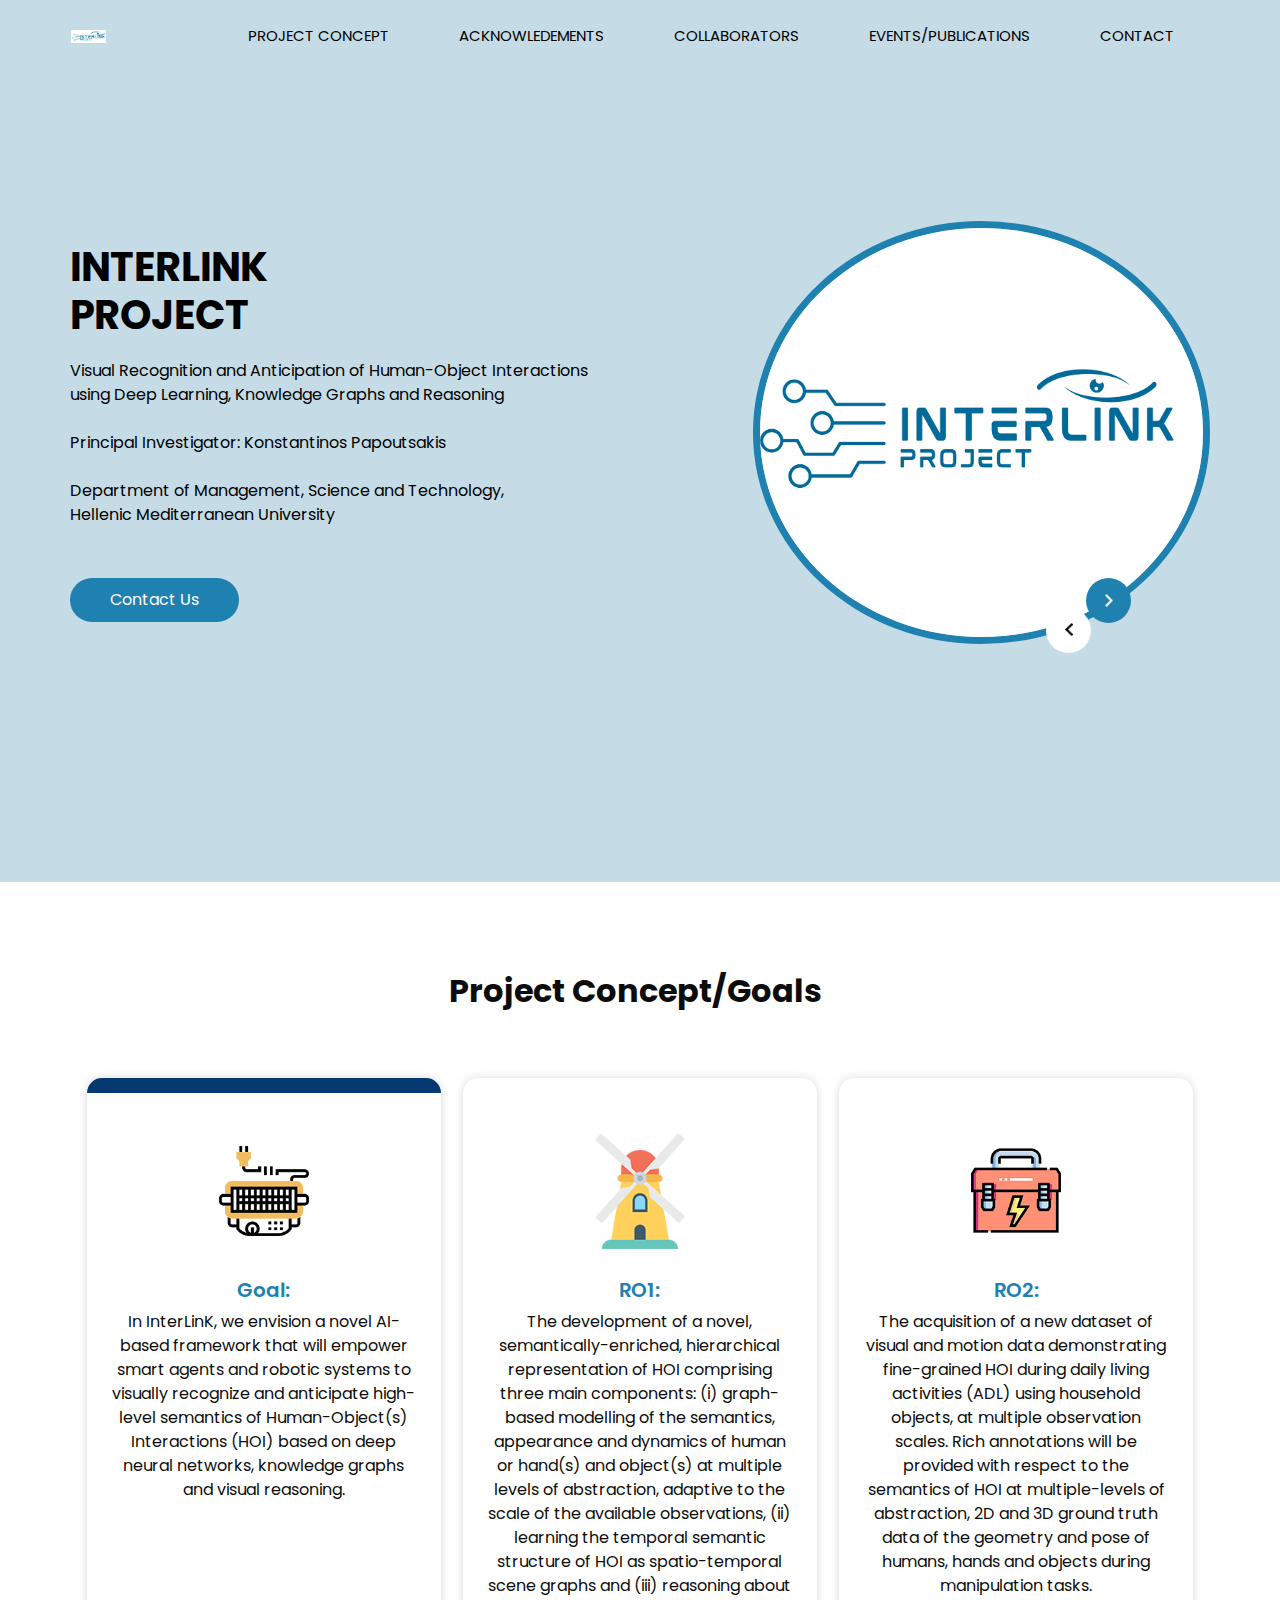
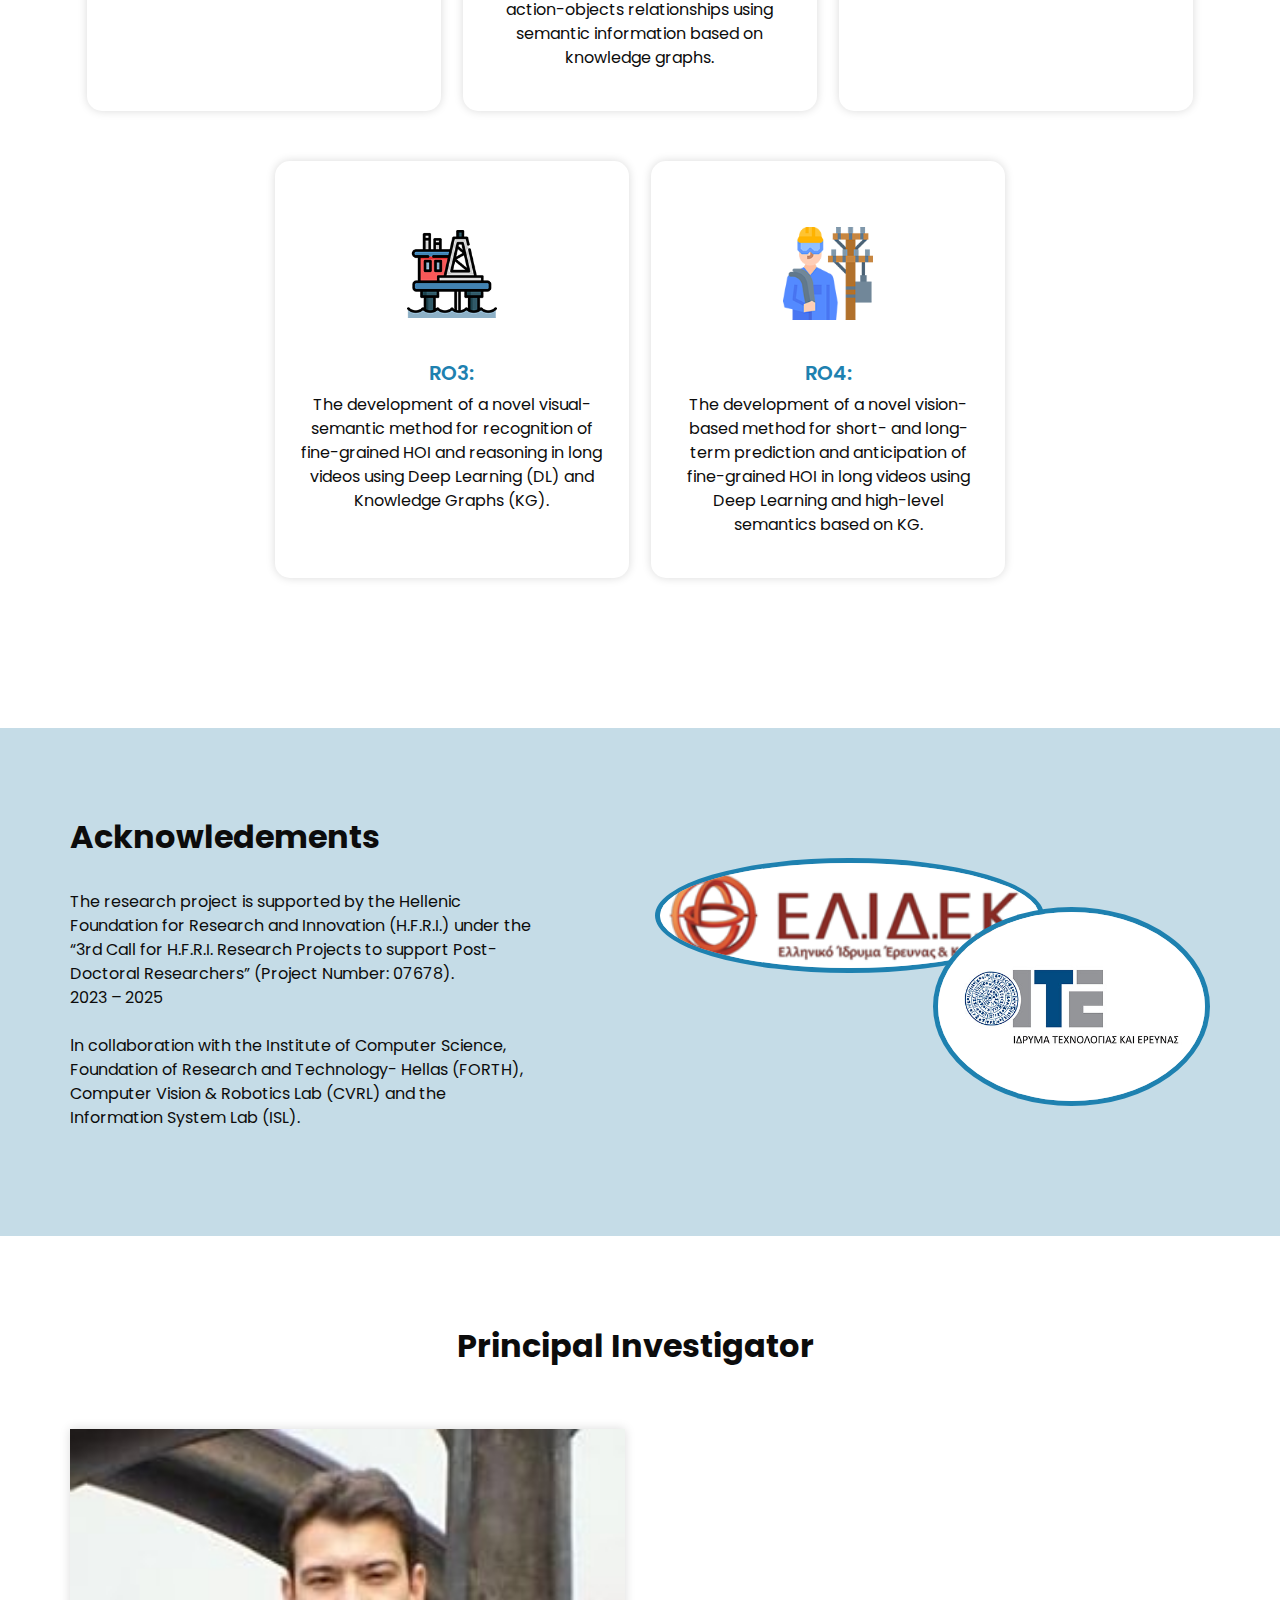
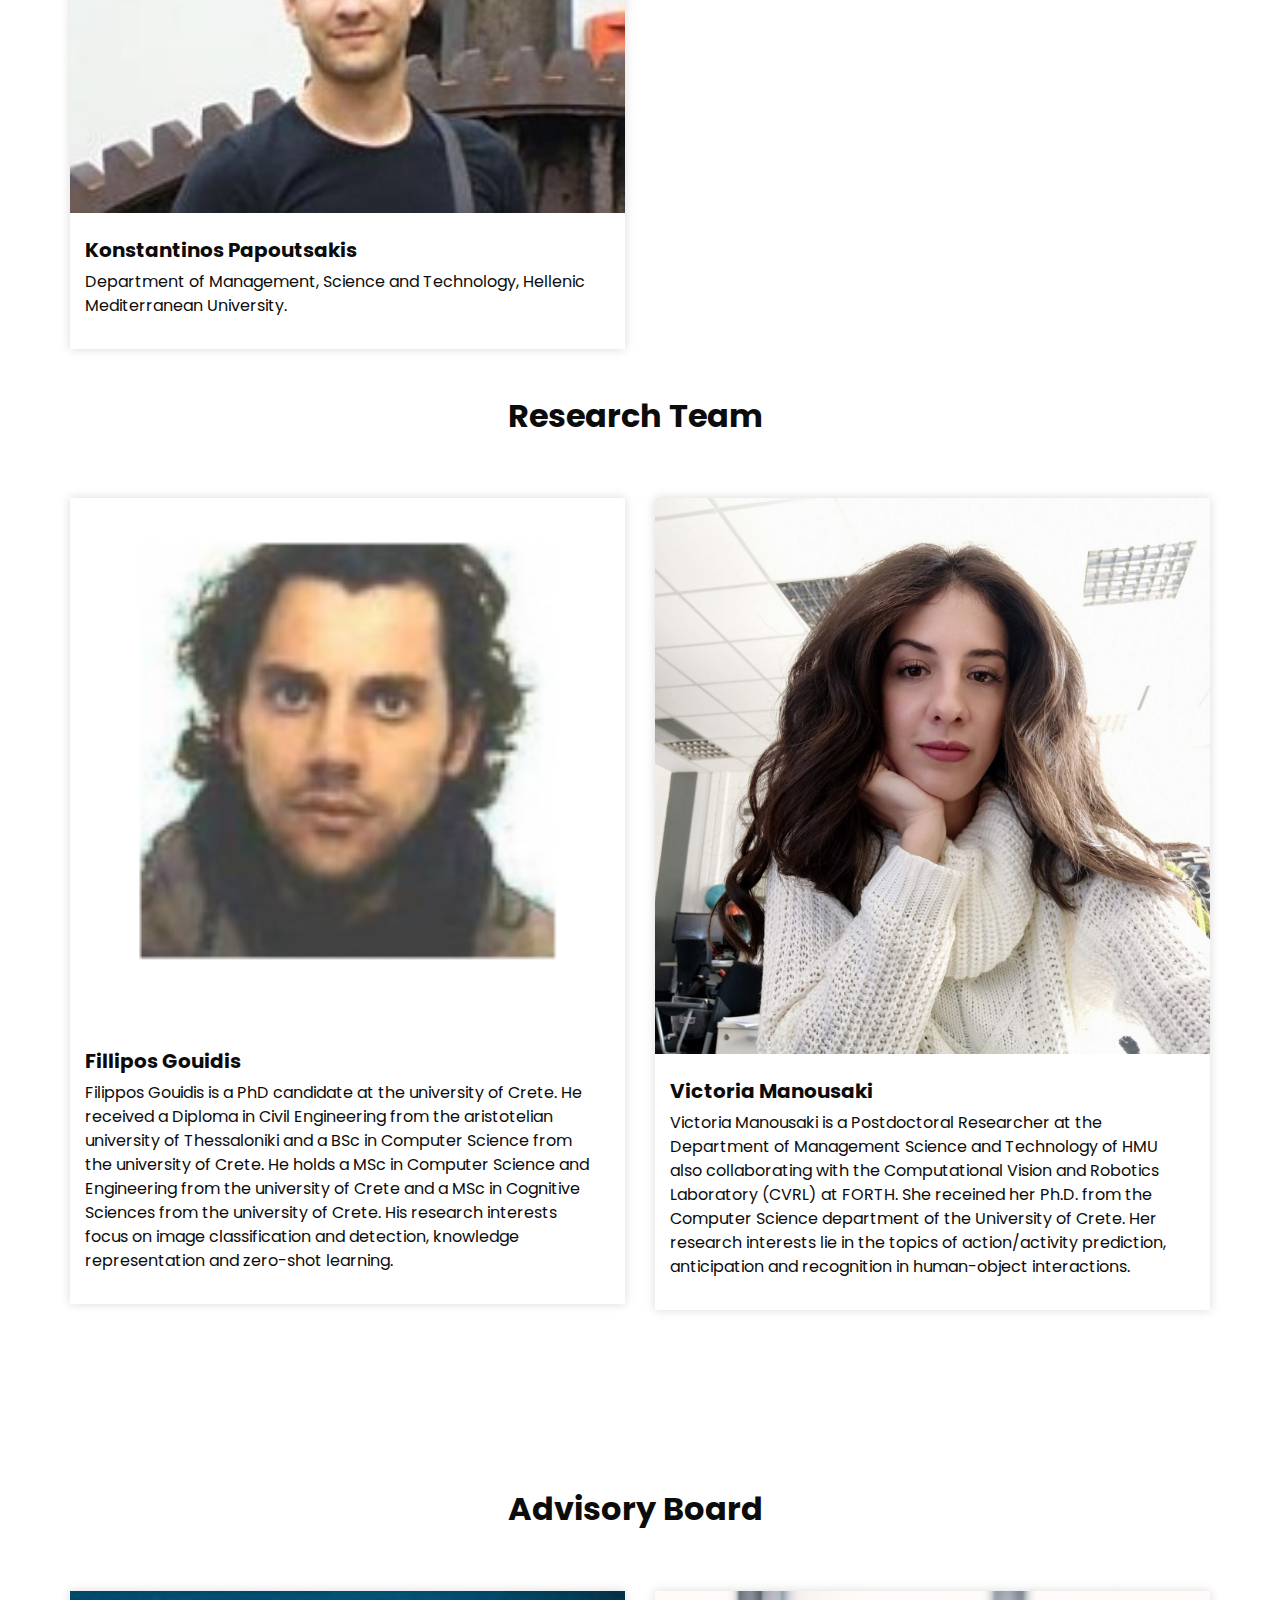
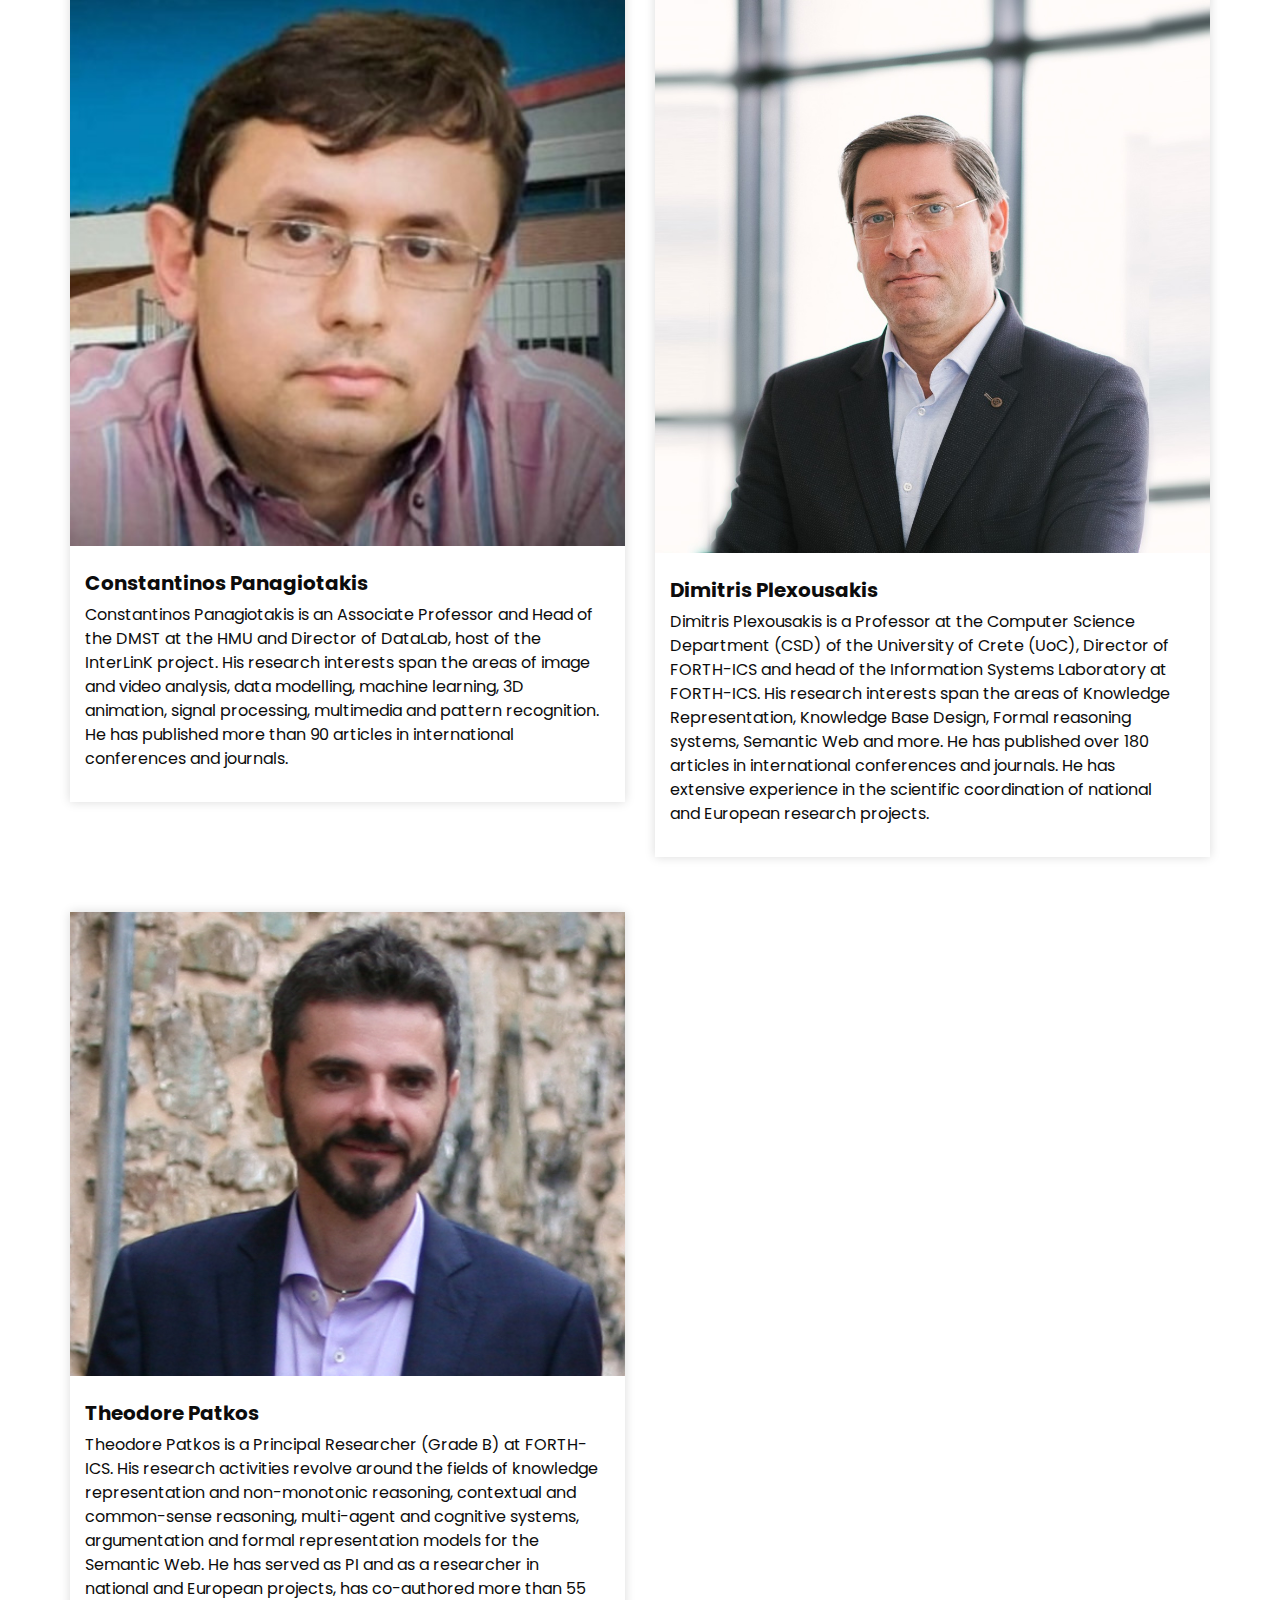
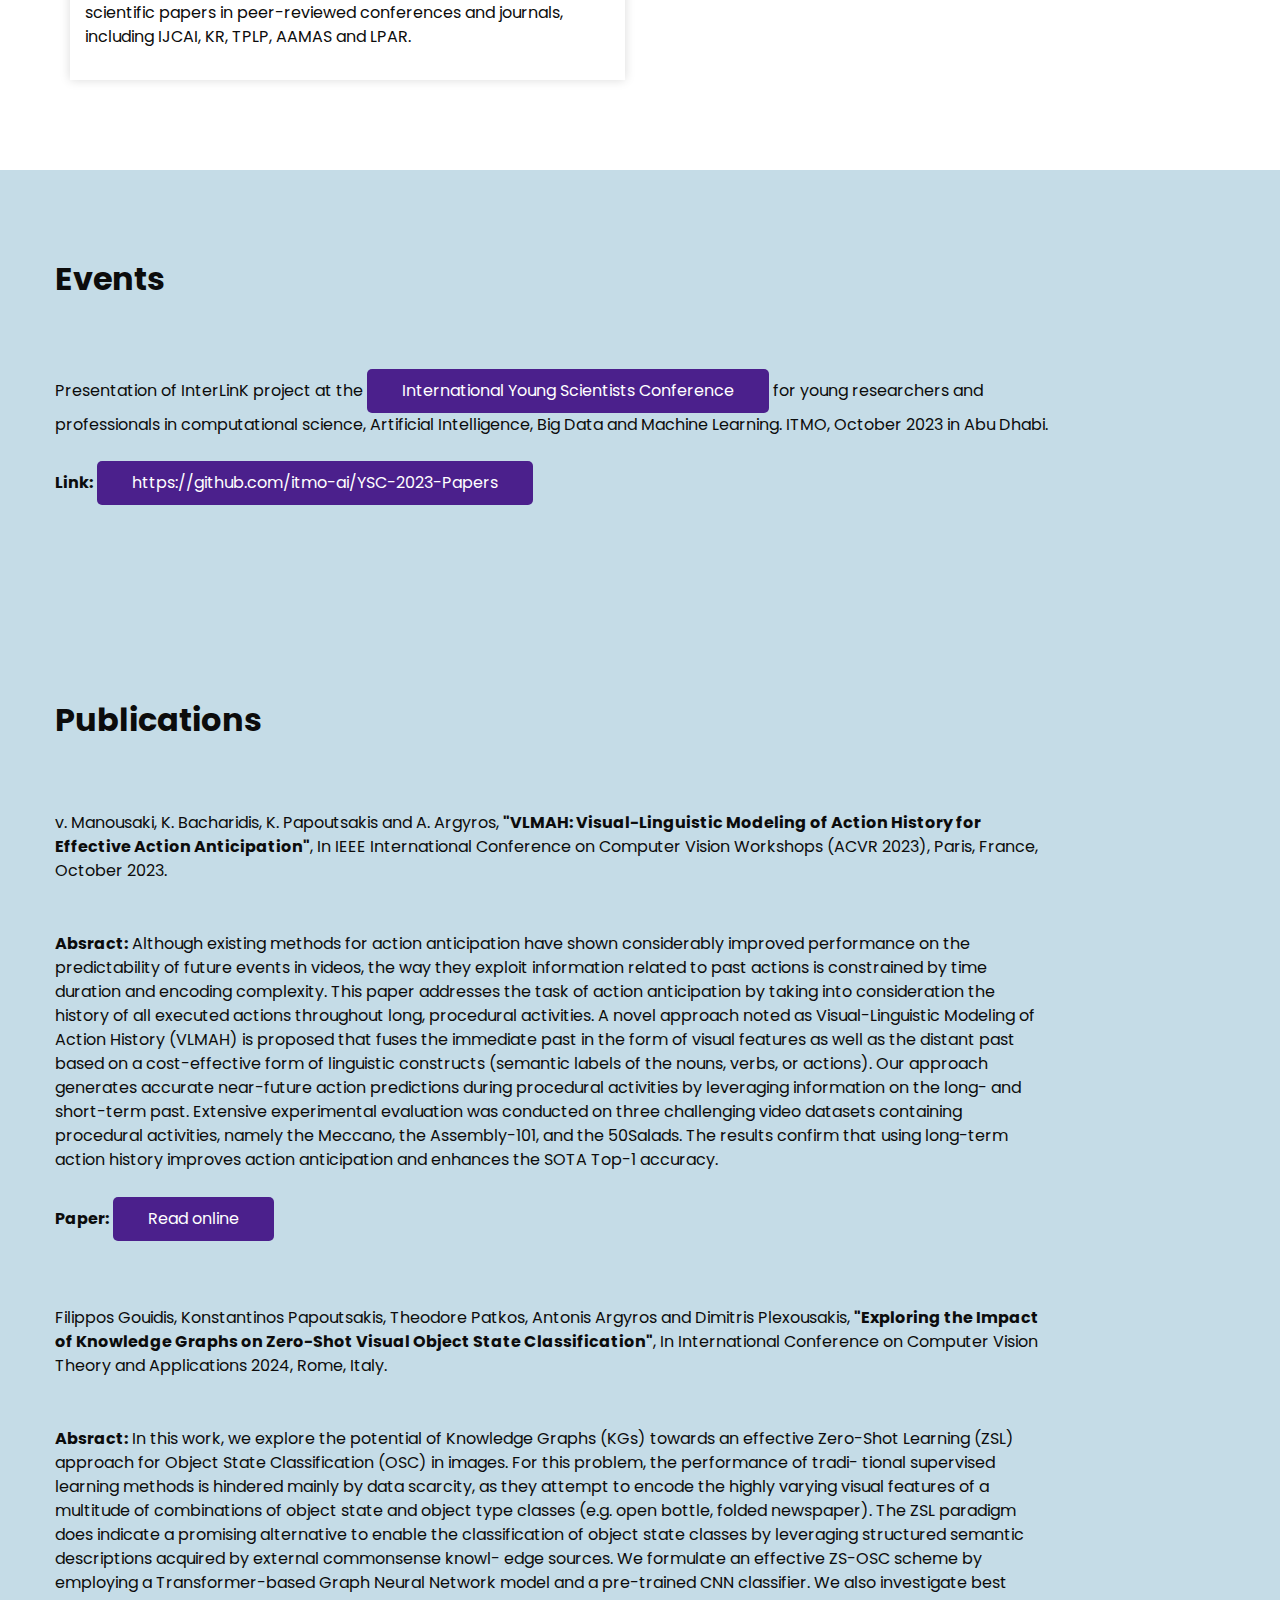
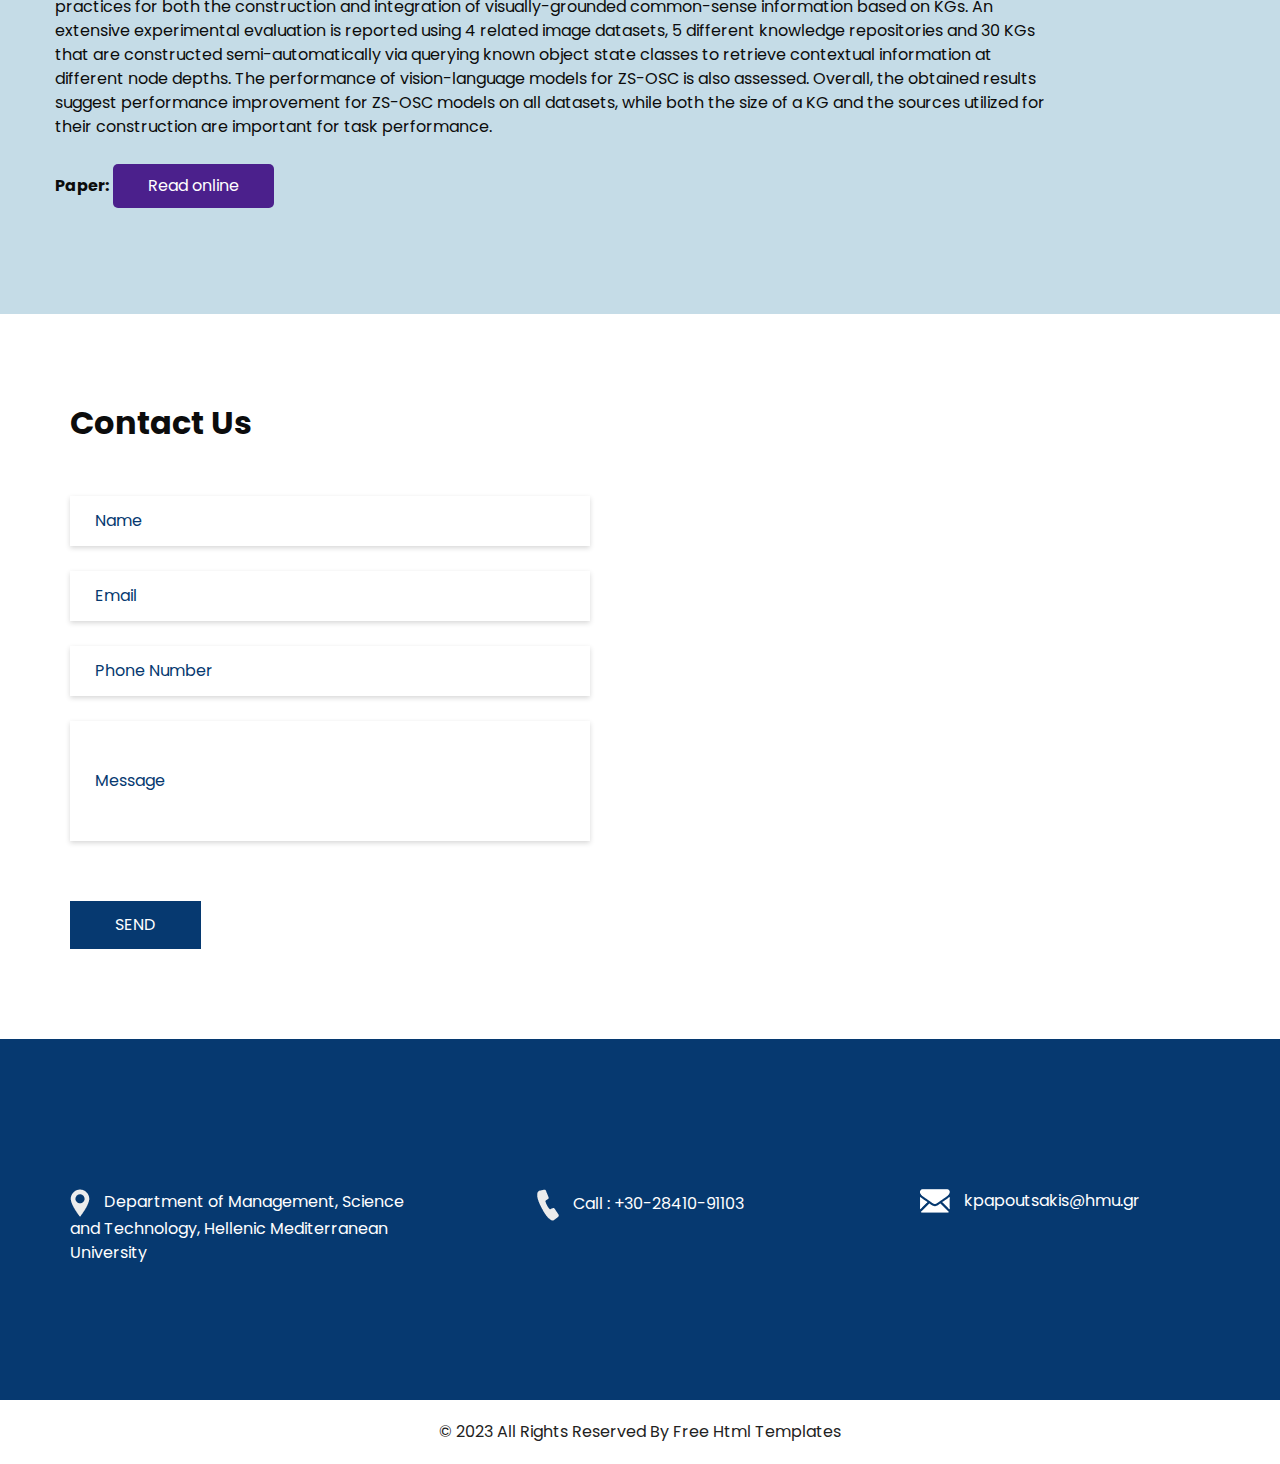
<file: index.html>
<!DOCTYPE html>
<html>

<head>
  <!-- Basic -->
  <meta charset="utf-8" />
  <meta http-equiv="X-UA-Compatible" content="IE=edge" />
  <!-- Mobile Metas -->
  <meta name="viewport" content="width=device-width, initial-scale=1, shrink-to-fit=no" />
  <!-- Site Metas -->
  <meta name="keywords" content="" />
  <meta name="description" content="" />
  <meta name="author" content="" />

  <title>InterLinK</title>

  <!-- slider stylesheet -->
  <link rel="stylesheet" type="text/css" href="https://cdnjs.cloudflare.com/ajax/libs/OwlCarousel2/2.1.3/assets/owl.carousel.min.css" />

  <!-- bootstrap core css -->
  <link rel="stylesheet" type="text/css" href="css/bootstrap.css" />

  <!-- fonts style -->
  <link href="https://fonts.googleapis.com/css?family=Poppins:400,600,700&display=swap" rel="stylesheet">
  <!-- Custom styles for this template -->
  <link href="css/style.css" rel="stylesheet" />
  <!-- responsive style -->
  <link href="css/responsive.css" rel="stylesheet" />
</head>

<body>

  <div class="hero_area">
    <!-- header section strats -->
    <header class="header_section">
      <div class="container">
        <nav class="navbar navbar-expand-lg custom_nav-container ">
          <a class="navbar-brand" href="index.html">
            <img src="images/interlink_logo.png" alt="">
       
          </a>
          <button class="navbar-toggler" type="button" data-toggle="collapse" data-target="#navbarSupportedContent" aria-controls="navbarSupportedContent" aria-expanded="false" aria-label="Toggle navigation">
            <span class="s-1"> </span>
            <span class="s-2"> </span>
            <span class="s-3"> </span>
          </button>

          <div class="collapse navbar-collapse" id="navbarSupportedContent">
            <div class="d-flex ml-auto flex-column flex-lg-row align-items-center">
              <ul class="navbar-nav  ">

                <li class="nav-item">
                  <a class="nav-link" href="#Concept"> Project Concept</a>
                </li>
                <li class="nav-item">
                  <a class="nav-link" href="#acks"> Acknowledements </a>
                </li>
                <li class="nav-item">
                  <a class="nav-link" href="#collab"> Collaborators </a>
                </li>
				<li class="nav-item">
                  <a class="nav-link" href="#events"> Events/Publications </a>
                </li>
                <li class="nav-item">
                  <a class="nav-link" href="#contact">Contact </a>
                </li>
              </ul>
            </div>
          </div>
        </nav>
      </div>
    </header>
    <!-- end header section -->
    <!-- slider section -->
    <section class=" slider_section ">
      <div class="container">
        <div class="row">
          <div class="col-md-6 ">
            <div class="detail_box">
              <h1>
                InteRlinK <br>
                Project <br>
              </h1>
              <p>
                Visual Recognition and Anticipation of Human-Object Interactions using Deep Learning, Knowledge Graphs and Reasoning<br>
				<br>
				Principal Investigator: Konstantinos Papoutsakis<br>
				<br>
				Department of Management, Science and Technology, <br> Hellenic Mediterranean University
              </p>
              <a href="#contact" class="">
                Contact Us
            </div>
          </div>
          <div class="col-lg-5 col-md-6 offset-lg-1">
            <div class="img_content">
              <div class="img_container">
                <div id="carouselExampleControls" class="carousel slide" data-ride="carousel">
                  <div class="carousel-inner">
                    <div class="carousel-item active">
                      <div class="img-box">
                        <img src="images/INTERLINK.png" alt="">
                      </div>
                    </div>
                    <div class="carousel-item">
                      <div class="img-box">
                        <img src="images/datalab.gif" alt="">
                      </div>
                    </div>
                    <div class="carousel-item">
                      <div class="img-box">
                        <img src="images/hmu.png" alt="">
                      </div>
                    </div>
                  </div>
                </div>
              </div>
              <a class="carousel-control-prev" href="#carouselExampleControls" role="button" data-slide="prev">
                <span class="sr-only">Previous</span>
              </a>
              <a class="carousel-control-next" href="#carouselExampleControls" role="button" data-slide="next">
                <span class="sr-only">Next</span>
              </a>
            </div>

          </div>
        </div>
      </div>
    </section>
    <!-- end slider section -->
  </div>


  <!-- service section -->
  <section class="service_section layout_padding" id="Concept">
    <div class="container">
      <div class="heading_container">
        <h2>
          Project Concept/Goals
        </h2>
       
      </div>

      <div class="service_container">
        <div class="box active">
          <div class="img-box">
            <img src="images/s1.png" class="img1" alt="">
          </div>
          <div class="detail-box">
            <h5>
              Goal:
            </h5>
            <p>
              In InterLinK, we envision a novel AI-based framework that will empower smart agents and robotic systems to visually 
			  recognize and anticipate high-level semantics of Human-Object(s) Interactions (HOI) based on deep neural networks, knowledge graphs and visual reasoning.
            </p>
          </div>
        </div>
        <div class="box">
          <div class="img-box">
            <img src="images/s2.png" class="img1" alt="">
          </div>
          <div class="detail-box">
            <h5>
              RO1:
            </h5>
            <p>
              The development of a novel, semantically-enriched, hierarchical representation of HOI comprising three main components: (i) graph-based modelling of the semantics, 
			  appearance and dynamics of human or hand(s) and object(s) at multiple levels of abstraction, adaptive to the scale of the available observations, (ii) learning the 
			  temporal semantic structure of HOI as spatio-temporal scene graphs and (iii) reasoning about action-objects relationships using semantic information based on knowledge graphs.
            </p>
          </div>
        </div>
        <div class="box">
          <div class="img-box">
            <img src="images/s3.png" class="img1" alt="">
          </div>
          <div class="detail-box">
            <h5>
              RO2:
            </h5>
            <p>
              The acquisition of a new dataset of visual and motion data demonstrating fine-grained HOI during daily living activities (ADL) using household objects, at multiple observation scales. Rich annotations will be provided with respect to the semantics of HOI at multiple-levels of abstraction, 2D and 3D ground truth data of the geometry and pose of humans, hands and objects during manipulation tasks.
            </p>
          </div>
        </div>
        <div class="box ">
          <div class="img-box">
            <img src="images/s4.png" class="img1" alt="">
          </div>
          <div class="detail-box">
            <h5>
              RO3:
            </h5>
            <p>
              The development of a novel visual-semantic method for recognition of fine-grained HOI and reasoning in long videos using Deep Learning (DL) and Knowledge Graphs (KG).
            </p>
          </div>
        </div>
        <div class="box">
          <div class="img-box">
            <img src="images/s5.png" class="img1" alt="">
          </div>
          <div class="detail-box">
            <h5>
              RO4: 
            </h5>
            <p>
              The development of a novel vision-based method for short- and long-term prediction and anticipation of fine-grained HOI in long videos using Deep Learning and high-level semantics based on KG.
            </p>
          </div>
        </div>
      </div>
     
    </div>
  </section>
  <!-- end service section -->

  <!-- about section -->
  <section class="about_section layout_padding" id="acks">
    <div class="container">
      <div class="row">
        <div class="col-md-6">
          <div class="detail-box">
            <div class="heading_container">
              <h2>
                Acknowledements
              </h2>
             
            </div>
            <p>
              The research project is supported by the Hellenic Foundation for Research and Innovation (H.F.R.I.) under the 
			  “3rd Call for H.F.R.I. Research Projects to support Post-Doctoral Researchers” (Project Number: 07678). <br>
				2023 – 2025<br>
				<br>
				Ιn collaboration with the Institute of Computer Science, Foundation of Research and Technology- Hellas (FORTH), 
				Computer Vision & Robotics Lab (CVRL) and the Information System Lab (ISL).
            </p>
            
          </div>
        </div>
        <div class="col-md-6">
          <div class="img_container">
            <div class="img-box b1">
              <img src="images/elidek.png" alt="" />
            </div>
            <div class="img-box b2">
              <img src="images/ite_logo.jpg" alt="" />
            </div>
          </div>

        </div>

      </div>
    </div>
  </section>

  <!-- end about section -->




  <!-- blog section -->

  <section class="blog_section layout_padding" id="collab">
    <div class="container">
      <div class="heading_container">
        <h2>
          Principal Investigator
        </h2>
     
		<br><br>
      </div>
	  
      <div class="row">
        <div class="col-md-6">
          <div class="box">
            <div class="img-box">
              <img src="images/papoutsa.jpg" alt="">
            </div>
            <div class="detail-box">
              <h5>
                Konstantinos Papoutsakis
              </h5>
              <p>
                Department of Management, Science and Technology, Hellenic Mediterranean University.
              </p>
            </div>
          </div>
        </div>
	  </div>	
	</div>
	<br><br>
	<div class="container">
      <div class="heading_container">
        <h2>
          Research Team
        </h2>

      </div>
	  
	<div class="row">
        <div class="col-md-6">
          <div class="box">
            <div class="img-box">
              <img src="images/fillipos.png" alt="">
            </div>
            <div class="detail-box">
              <h5>
                Fillipos Gouidis
              </h5>
              <p>
                Filippos Gouidis is a PhD candidate at the university of Crete. He received a Diploma in Civil Engineering 
				from the aristotelian university of Thessaloniki and a BSc in Computer Science from the university of Crete. 
				He holds a MSc in Computer Science and Engineering from the university of Crete and a MSc in Cognitive Sciences 
				from the university of Crete. His research interests focus on image classification and detection, knowledge representation and zero-shot learning.
              </p>
            </div>
          </div>
        </div>
        <div class="col-md-6">
          <div class="box">
            <div class="img-box">
              <img src="images/victoria.jpg" alt="">
            </div>
            <div class="detail-box">
              <h5>
                Victoria Manousaki
              </h5>
              <p>
                Victoria Manousaki is a Postdoctoral Researcher at the Department of Management Science and Technology of HMU also collaborating with
				the Computational Vision and Robotics Laboratory (CVRL) at FORTH. She receined her Ph.D. from the Computer Science department of the University of Crete.
				Her research interests lie in the topics of action/activity prediction, anticipation and recognition in human-object interactions.  
              </p>
            </div>
          </div>
        </div>
      </div>
      </div>
 
  </section>

  <!-- end blog section -->









  <!-- blog section -->

  <section class="blog_section layout_padding">
    <div class="container">
      <div class="heading_container">
        <h2>
          Advisory Board
        </h2>
        
      </div>
      <div class="row">
        <div class="col-md-6">
          <div class="box">
            <div class="img-box">
              <img src="images/Costas-Panagiotakis.jpg" alt="">
            </div>
            <div class="detail-box">
              <h5>
                Constantinos Panagiotakis 
              </h5>
              <p>
                Constantinos Panagiotakis is an Associate Professor and Head of the DMST at the HMU and Director of DataLab, host of the InterLinK project. 
				His research interests span the areas of image and video analysis, data modelling, machine learning, 3D animation, signal processing, multimedia 
				and pattern recognition. He has published more than 90 articles in international conferences and journals.
              </p>
            </div>
          </div>
        </div>
        <div class="col-md-6">
          <div class="box">
            <div class="img-box">
              <img src="images/plexousakis.jpg" alt="">
            </div>
            <div class="detail-box">
              <h5>
                Dimitris Plexousakis 
              </h5>
              <p>
                Dimitris Plexousakis is a Professor at the Computer Science Department (CSD) of the University of Crete (UoC), Director of FORTH-ICS and head of 
				the Information Systems Laboratory at FORTH-ICS. His research interests span the areas of Knowledge Representation, Knowledge Base Design, Formal 
				reasoning systems, Semantic Web and more. He has published over 180 articles in international conferences and journals. He has extensive experience 
				in the scientific coordination of national and European research projects. 
              </p>
            </div>
          </div>
        </div>
		
		  <div class="col-md-6">
          <div class="box">
            <div class="img-box">
              <img src="images/patkos.jpeg" alt="">
            </div>
            <div class="detail-box">
              <h5>
                Theodore Patkos 
              </h5>
              <p>
                Theodore Patkos is a Principal Researcher (Grade B) at FORTH-ICS. His research activities revolve around the fields of knowledge representation and 
				non-monotonic reasoning, contextual and common-sense reasoning, multi-agent and cognitive systems, argumentation and formal representation models for 
				the Semantic Web. He has served as PI and as a researcher in national and European projects, has co-authored more than 55 scientific papers in peer-reviewed conferences and journals, 
				including IJCAI, KR, TPLP, AAMAS and LPAR.
              </p>
            </div>
          </div>
        </div>
      </div>
    </div>
  </section>

  <!-- end blog section -->





 <!-- about section -->
  <section class="events_section layout_padding" id="events">
    <div class="container">
      <div class="row">
          <div class="detail-box2">
            <div class="heading_container">
              <h2>
                Events <br><br>
              </h2>
              
            </div>
            <p>
              Presentation of InterLinK project at the <a href="https://ysc.actcognitive.org/">International Young Scientists Conference </a> for young researchers and professionals 
			in computational science, Artificial Intelligence, Big Data and Machine Learning. ITMO, October 2023 in Abu Dhabi. <br>
			<br>
			<b>Link:</b> <a href="https://github.com/itmo-ai/YSC-2023-Papers ">https://github.com/itmo-ai/YSC-2023-Papers  </a>
            </p>
            
          </div>
      </div>
    </div>
  </section>

  <!-- end about section -->





 <!-- about section -->
  <section class="events_section layout_padding">
    <div class="container">
      <div class="row">
        
          <div class="detail-box2">
            <div class="heading_container">
              <h2>
                Publications <br><br>
              </h2>
              
            </div>
           <p class="mb-0">v. Manousaki, K. Bacharidis, K. Papoutsakis and A. Argyros, <b>"VLMAH: Visual-Linguistic Modeling of Action History for Effective Action Anticipation"</b>, 
			In IEEE International Conference on Computer Vision Workshops (ACVR 2023), Paris, France, October 2023. </p>
			<br>
			<p> <b>Absract:</b> Although existing methods for action anticipation have
					shown considerably improved performance on the predictability of future events in videos, the way they exploit information related to past actions is constrained by time duration and encoding complexity. This paper addresses the
					task of action anticipation by taking into consideration the
					history of all executed actions throughout long, procedural activities. A novel approach noted as Visual-Linguistic
					Modeling of Action History (VLMAH) is proposed that fuses
					the immediate past in the form of visual features as well as
					the distant past based on a cost-effective form of linguistic constructs (semantic labels of the nouns, verbs, or actions). Our approach generates accurate near-future action
					predictions during procedural activities by leveraging information on the long- and short-term past. Extensive experimental evaluation was conducted on three challenging
					video datasets containing procedural activities, namely the
					Meccano, the Assembly-101, and the 50Salads. The results
					confirm that using long-term action history improves action
					anticipation and enhances the SOTA Top-1 accuracy.</p>
			<p><b>Paper:</b> <a href="https://openaccess.thecvf.com/content/ICCV2023W/ACVR/papers/Manousaki_VLMAH_Visual-Linguistic_Modeling_of_Action_History_for_Effective_Action_Anticipation_ICCVW_2023_paper.pdf ">Read online  </a>
			</p>
            
			
			<br>
			<p class="mb-0">Filippos Gouidis, Konstantinos Papoutsakis, Theodore Patkos, Antonis Argyros and Dimitris Plexousakis, 
			<b>"Exploring the Impact of Knowledge Graphs on Zero-Shot Visual Object State Classification"</b>, 
			In International Conference on Computer Vision Theory and Applications 2024, Rome, Italy. </p>
			<br>
			<p> <b>Absract:</b> In this work, we explore the potential of Knowledge Graphs (KGs) towards an effective Zero-Shot Learning
				(ZSL) approach for Object State Classification (OSC) in images. For this problem, the performance of tradi-
				tional supervised learning methods is hindered mainly by data scarcity, as they attempt to encode the highly
				varying visual features of a multitude of combinations of object state and object type classes (e.g. open bottle,
				folded newspaper). The ZSL paradigm does indicate a promising alternative to enable the classification of
				object state classes by leveraging structured semantic descriptions acquired by external commonsense knowl-
				edge sources. We formulate an effective ZS-OSC scheme by employing a Transformer-based Graph Neural
				Network model and a pre-trained CNN classifier. We also investigate best practices for both the construction
				and integration of visually-grounded common-sense information based on KGs. An extensive experimental
				evaluation is reported using 4 related image datasets, 5 different knowledge repositories and 30 KGs that are
				constructed semi-automatically via querying known object state classes to retrieve contextual information at
				different node depths. The performance of vision-language models for ZS-OSC is also assessed. Overall, the
				obtained results suggest performance improvement for ZS-OSC models on all datasets, while both the size of
				a KG and the sources utilized for their construction are important for task performance.</p>
			<p><b>Paper:</b> <a href="">Read online  </a>
			</p>
          </div>
       
        

      </div>
    </div>
  </section>

  <!-- end about section -->




  <!-- contact section -->

  <section class="contact_section layout_padding" id="contact">
    <div class="container ">
      <div class="heading_container">
        <h2>
          Contact Us
        </h2>
        
      </div>
    </div>
    <div class="container">
      <div class="row">
        <div class="col-md-6">
          <form action="">
            <div>
              <input type="text" placeholder="Name" />
            </div>
            <div>
              <input type="email" placeholder="Email" />
            </div>
            <div>
              <input type="text" placeholder="Phone Number" />
            </div>
            <div>
              <input type="text" class="message-box" placeholder="Message" />
            </div>
            <div class="d-flex ">
              <button>
                SEND
              </button>
            </div>
          </form>
        </div>
        <div class="col-md-6">
          <div class="map_container">
            <div class="map-responsive">
              <iframe src="https://www.google.com/maps/embed?pb=!1m18!1m12!1m3!1d3260.4750834756173!2d25.6568946!3d35.1946335!2m3!1f0!2f0!3f0!3m2!1i1024!2i768!4f13.1!3m3!1m2!1s0x1490819fac18d4bb%3A0x43db250415c42a8e!2zzqTOvM6uzrzOsSDOlM65zr_Ouc66zrfPhM65zrrOrs-CIM6Vz4DOuc-Dz4TOrs68zrfPgiDOus6xzrkgzqTOtc-Hzr3Ov867zr_Os86vzrHPgiB8IM6VzrvOu863zr3Ouc66z4wgzpzOtc-Dzr_Os861zrnOsc66z4wgzqDOsc69zrXPgM65z4PPhM6uzrzOuc6_!5e0!3m2!1sel!2sgr!4v1702045102163!5m2!1sel!2sgr" width="600" height="300" frameborder="0" style="border:0; width: 100%; height:100%" allowfullscreen></iframe>
            </div>
          </div>
        </div>
      </div>
    </div>
  </section>

  <!-- end contact section -->


  <!-- info section -->

  <section class="info_section layout_padding">
    <div class="container">
      <div class="info_contact">
        <div class="row">
          <div class="col-md-4">
            <a href="">
              <img src="images/location-white.png" alt="">
              <span>
                Department of Management, Science and Technology, Hellenic Mediterranean University
              </span>
            </a>
          </div>
          <div class="col-md-4">
            <a href="">
              <img src="images/telephone-white.png" alt="">
              <span>
                Call : +30-28410-91103
              </span>
            </a>
          </div>
          <div class="col-md-4">
            <a href="">
              <img src="images/envelope-white.png" alt="">
              <span>
                kpapoutsakis@hmu.gr
              </span>
            </a>
          </div>
        </div>
      </div>


    </div>
  </section>

  <!-- end info section -->

  <!-- footer section -->
  <footer class="container-fluid footer_section">
    <div class="container">
      <div class="row">
        <div class="col-lg-7 col-md-9 mx-auto">
          <p>
            &copy; 2023 All Rights Reserved By
            <a href="https://html.design/">Free Html Templates</a>
          </p>
        </div>
      </div>
    </div>
  </footer>
  <!-- footer section -->


  <script src="js/jquery-3.4.1.min.js"></script>
  <script src="js/bootstrap.js"></script>

</body>

</html>
</file>
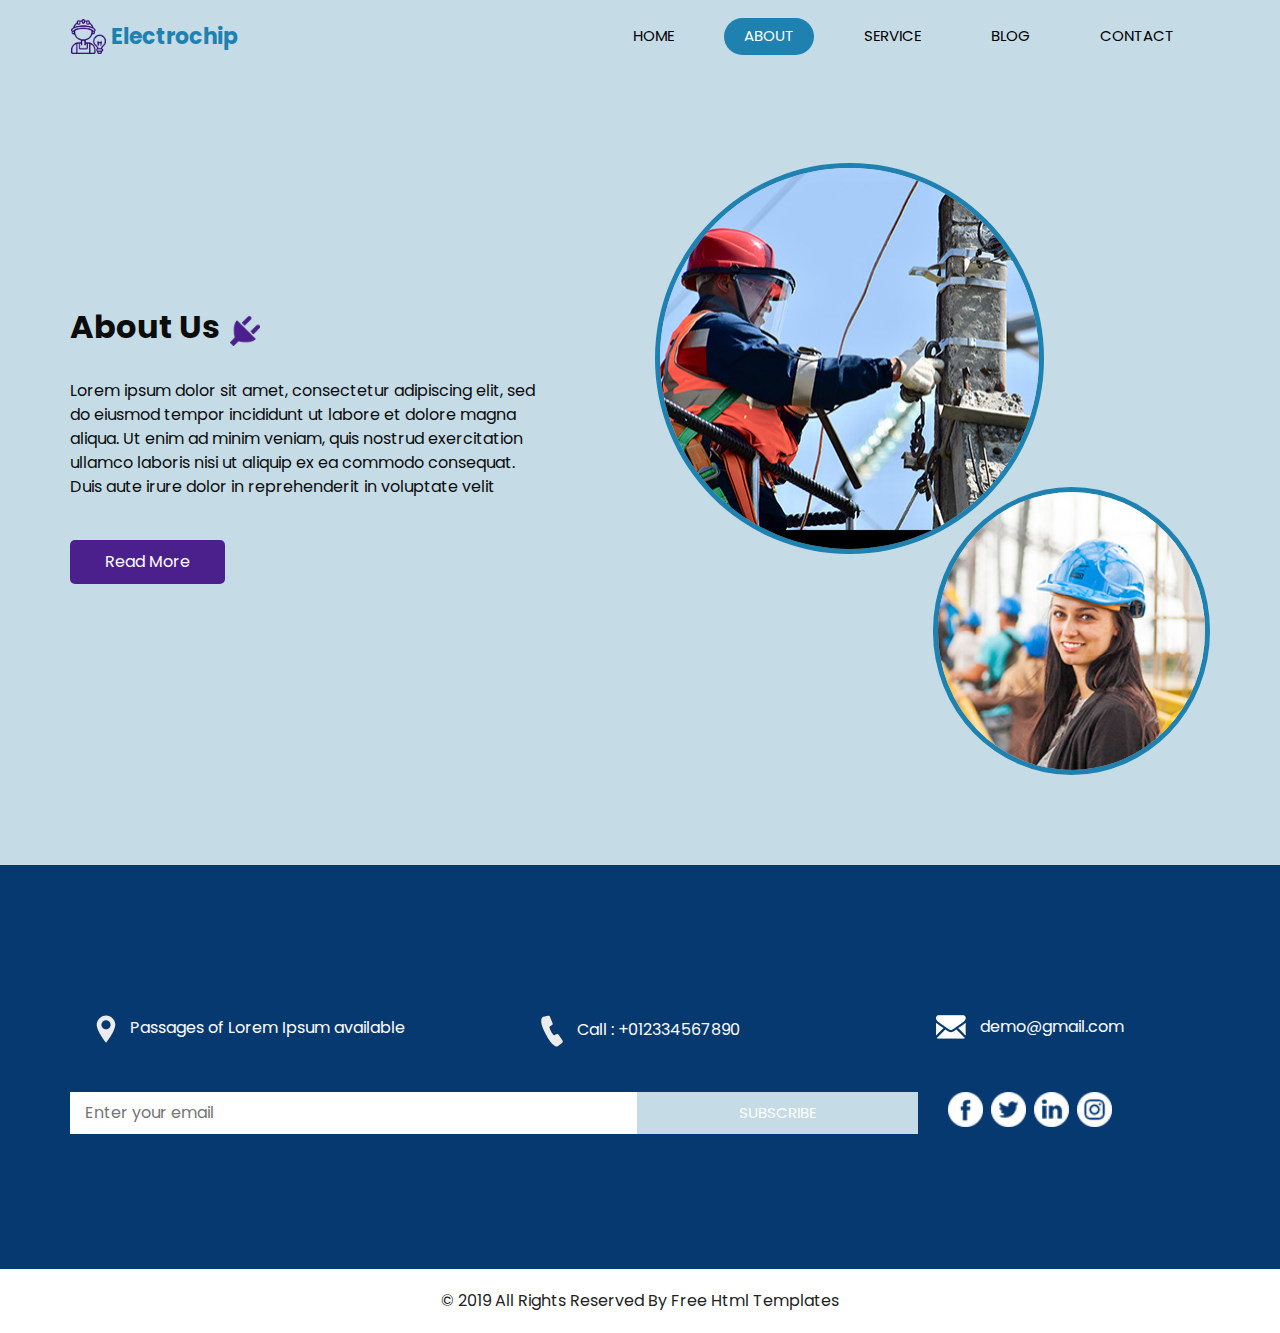
<file: about.html>
<!DOCTYPE html>
<html>

<head>
  <!-- Basic -->
  <meta charset="utf-8" />
  <meta http-equiv="X-UA-Compatible" content="IE=edge" />
  <!-- Mobile Metas -->
  <meta name="viewport" content="width=device-width, initial-scale=1, shrink-to-fit=no" />
  <!-- Site Metas -->
  <meta name="keywords" content="" />
  <meta name="description" content="" />
  <meta name="author" content="" />

  <title>Electrochip</title>

  <!-- slider stylesheet -->
  <link rel="stylesheet" type="text/css" href="https://cdnjs.cloudflare.com/ajax/libs/OwlCarousel2/2.1.3/assets/owl.carousel.min.css" />

  <!-- bootstrap core css -->
  <link rel="stylesheet" type="text/css" href="css/bootstrap.css" />

  <!-- fonts style -->
  <link href="https://fonts.googleapis.com/css?family=Poppins:400,600,700&display=swap" rel="stylesheet">
  <!-- Custom styles for this template -->
  <link href="css/style.css" rel="stylesheet" />
  <!-- responsive style -->
  <link href="css/responsive.css" rel="stylesheet" />
</head>

<body class="sub_page">

  <div class="hero_area">
    <!-- header section strats -->
    <header class="header_section">
      <div class="container">
        <nav class="navbar navbar-expand-lg custom_nav-container ">
          <a class="navbar-brand" href="index.html">
            <img src="images/logo.png" alt="">
            <span>
              Electrochip
            </span>
          </a>
          <button class="navbar-toggler" type="button" data-toggle="collapse" data-target="#navbarSupportedContent" aria-controls="navbarSupportedContent" aria-expanded="false" aria-label="Toggle navigation">
            <span class="s-1"> </span>
            <span class="s-2"> </span>
            <span class="s-3"> </span>
          </button>

          <div class="collapse navbar-collapse" id="navbarSupportedContent">
            <div class="d-flex ml-auto flex-column flex-lg-row align-items-center">
              <ul class="navbar-nav  ">
                <li class="nav-item ">
                  <a class="nav-link" href="index.html">Home <span class="sr-only">(current)</span></a>
                </li>
                <li class="nav-item active">
                  <a class="nav-link" href="about.html"> About</a>
                </li>
                <li class="nav-item">
                  <a class="nav-link" href="service.html"> Service </a>
                </li>
                <li class="nav-item">
                  <a class="nav-link" href="blog.html"> Blog </a>
                </li>
                <li class="nav-item">
                  <a class="nav-link" href="contact.html">Contact </a>
                </li>
              </ul>
            </div>
          </div>
        </nav>
      </div>
    </header>
    <!-- end header section -->
  </div>



  <!-- about section -->
  <section class="about_section layout_padding">
    <div class="container">
      <div class="row">
        <div class="col-md-6">
          <div class="detail-box">
            <div class="heading_container">
              <h2>
                About Us
              </h2>
              <img src="images/plug.png" alt="">
            </div>
            <p>
              Lorem ipsum dolor sit amet, consectetur adipiscing elit, sed do
              eiusmod tempor incididunt ut labore et dolore magna aliqua. Ut
              enim ad minim veniam, quis nostrud exercitation ullamco laboris
              nisi ut aliquip ex ea commodo consequat. Duis aute irure dolor
              in reprehenderit in voluptate velit
            </p>
            <a href="">
              Read More
            </a>
          </div>
        </div>
        <div class="col-md-6">
          <div class="img_container">
            <div class="img-box b1">
              <img src="images/about-img1.jpg" alt="" />
            </div>
            <div class="img-box b2">
              <img src="images/about-img2.jpg" alt="" />
            </div>
          </div>

        </div>

      </div>
    </div>
  </section>

  <!-- end about section -->

  <!-- info section -->

  <section class="info_section layout_padding">
    <div class="container">
      <div class="info_contact">
        <div class="row">
          <div class="col-md-4">
            <a href="">
              <img src="images/location-white.png" alt="">
              <span>
                Passages of Lorem Ipsum available
              </span>
            </a>
          </div>
          <div class="col-md-4">
            <a href="">
              <img src="images/telephone-white.png" alt="">
              <span>
                Call : +012334567890
              </span>
            </a>
          </div>
          <div class="col-md-4">
            <a href="">
              <img src="images/envelope-white.png" alt="">
              <span>
                demo@gmail.com
              </span>
            </a>
          </div>
        </div>
      </div>
      <div class="row">
        <div class="col-md-8 col-lg-9">
          <div class="info_form">
            <form action="">
              <input type="text" placeholder="Enter your email">
              <button>
                subscribe
              </button>
            </form>
          </div>
        </div>
        <div class="col-md-4 col-lg-3">
          <div class="info_social">
            <div>
              <a href="">
                <img src="images/fb.png" alt="">
              </a>
            </div>
            <div>
              <a href="">
                <img src="images/twitter.png" alt="">
              </a>
            </div>
            <div>
              <a href="">
                <img src="images/linkedin.png" alt="">
              </a>
            </div>
            <div>
              <a href="">
                <img src="images/instagram.png" alt="">
              </a>
            </div>
          </div>
        </div>
      </div>

    </div>
  </section>

  <!-- end info section -->

  <!-- footer section -->
  <footer class="container-fluid footer_section">
    <div class="container">
      <div class="row">
        <div class="col-lg-7 col-md-9 mx-auto">
          <p>
            &copy; 2019 All Rights Reserved By
            <a href="https://html.design/">Free Html Templates</a>
          </p>
        </div>
      </div>
    </div>
  </footer>
  <!-- footer section -->


  <script src="js/jquery-3.4.1.min.js"></script>
  <script src="js/bootstrap.js"></script>

</body>

</html>
</file>
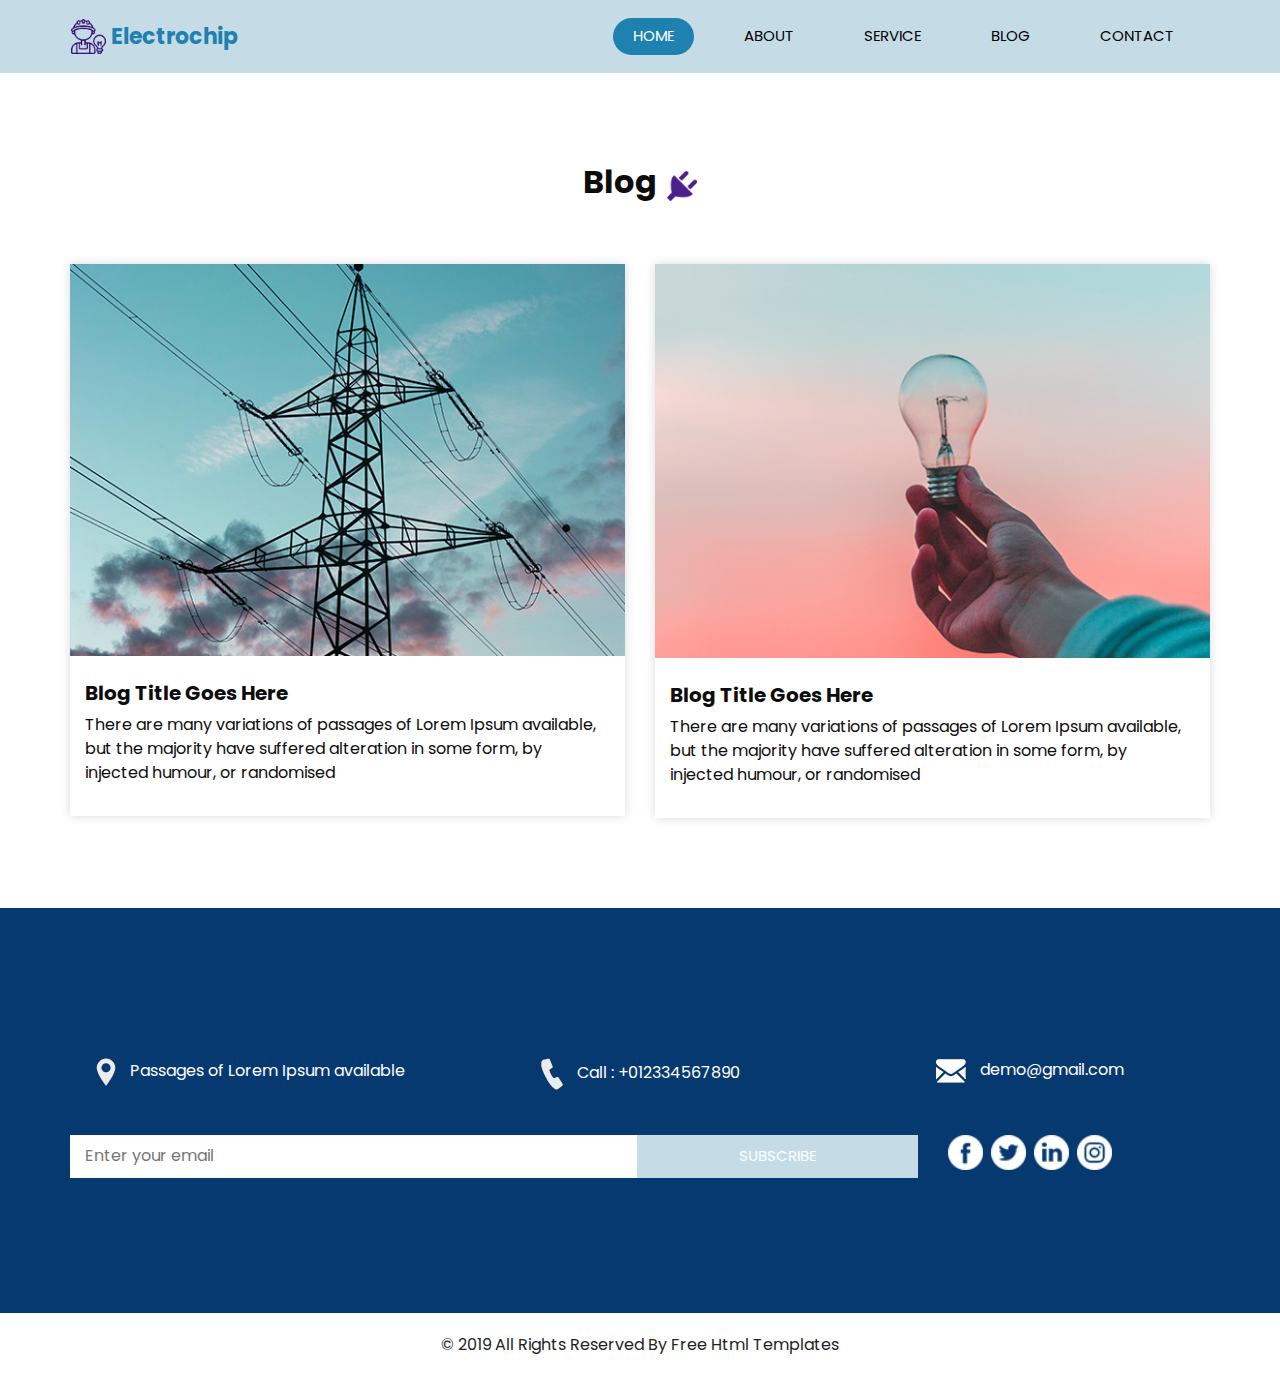
<file: blog.html>
<!DOCTYPE html>
<html>

<head>
  <!-- Basic -->
  <meta charset="utf-8" />
  <meta http-equiv="X-UA-Compatible" content="IE=edge" />
  <!-- Mobile Metas -->
  <meta name="viewport" content="width=device-width, initial-scale=1, shrink-to-fit=no" />
  <!-- Site Metas -->
  <meta name="keywords" content="" />
  <meta name="description" content="" />
  <meta name="author" content="" />

  <title>Electrochip</title>

  <!-- slider stylesheet -->
  <link rel="stylesheet" type="text/css" href="https://cdnjs.cloudflare.com/ajax/libs/OwlCarousel2/2.1.3/assets/owl.carousel.min.css" />

  <!-- bootstrap core css -->
  <link rel="stylesheet" type="text/css" href="css/bootstrap.css" />

  <!-- fonts style -->
  <link href="https://fonts.googleapis.com/css?family=Poppins:400,600,700&display=swap" rel="stylesheet">
  <!-- Custom styles for this template -->
  <link href="css/style.css" rel="stylesheet" />
  <!-- responsive style -->
  <link href="css/responsive.css" rel="stylesheet" />
</head>

<body class="sub_page">

  <div class="hero_area">
    <!-- header section strats -->
    <header class="header_section">
      <div class="container">
        <nav class="navbar navbar-expand-lg custom_nav-container ">
          <a class="navbar-brand" href="index.html">
            <img src="images/logo.png" alt="">
            <span>
              Electrochip
            </span>
          </a>
          <button class="navbar-toggler" type="button" data-toggle="collapse" data-target="#navbarSupportedContent" aria-controls="navbarSupportedContent" aria-expanded="false" aria-label="Toggle navigation">
            <span class="s-1"> </span>
            <span class="s-2"> </span>
            <span class="s-3"> </span>
          </button>

          <div class="collapse navbar-collapse" id="navbarSupportedContent">
            <div class="d-flex ml-auto flex-column flex-lg-row align-items-center">
              <ul class="navbar-nav  ">
                <li class="nav-item active">
                  <a class="nav-link" href="index.html">Home <span class="sr-only">(current)</span></a>
                </li>
                <li class="nav-item">
                  <a class="nav-link" href="about.html"> About</a>
                </li>
                <li class="nav-item">
                  <a class="nav-link" href="service.html"> Service </a>
                </li>
                <li class="nav-item">
                  <a class="nav-link" href="blog.html"> Blog </a>
                </li>
                <li class="nav-item">
                  <a class="nav-link" href="contact.html">Contact </a>
                </li>
              </ul>
            </div>
          </div>
        </nav>
      </div>
    </header>
    <!-- end header section -->
  </div>




  <!-- blog section -->

  <section class="blog_section layout_padding">
    <div class="container">
      <div class="heading_container">
        <h2>
          Blog
        </h2>
        <img src="images/plug.png" alt="">
      </div>
      <div class="row">
        <div class="col-md-6">
          <div class="box">
            <div class="img-box">
              <img src="images/blog1.jpg" alt="">
            </div>
            <div class="detail-box">
              <h5>
                Blog Title Goes Here
              </h5>
              <p>
                There are many variations of passages of Lorem Ipsum available, but the majority have suffered alteration in some form, by injected humour, or randomised
              </p>
            </div>
          </div>
        </div>
        <div class="col-md-6">
          <div class="box">
            <div class="img-box">
              <img src="images/blog2.jpg" alt="">
            </div>
            <div class="detail-box">
              <h5>
                Blog Title Goes Here
              </h5>
              <p>
                There are many variations of passages of Lorem Ipsum available, but the majority have suffered alteration in some form, by injected humour, or randomised
              </p>
            </div>
          </div>
        </div>
      </div>
    </div>
  </section>

  <!-- end blog section -->






  <!-- info section -->

  <section class="info_section layout_padding">
    <div class="container">
      <div class="info_contact">
        <div class="row">
          <div class="col-md-4">
            <a href="">
              <img src="images/location-white.png" alt="">
              <span>
                Passages of Lorem Ipsum available
              </span>
            </a>
          </div>
          <div class="col-md-4">
            <a href="">
              <img src="images/telephone-white.png" alt="">
              <span>
                Call : +012334567890
              </span>
            </a>
          </div>
          <div class="col-md-4">
            <a href="">
              <img src="images/envelope-white.png" alt="">
              <span>
                demo@gmail.com
              </span>
            </a>
          </div>
        </div>
      </div>
      <div class="row">
        <div class="col-md-8 col-lg-9">
          <div class="info_form">
            <form action="">
              <input type="text" placeholder="Enter your email">
              <button>
                subscribe
              </button>
            </form>
          </div>
        </div>
        <div class="col-md-4 col-lg-3">
          <div class="info_social">
            <div>
              <a href="">
                <img src="images/fb.png" alt="">
              </a>
            </div>
            <div>
              <a href="">
                <img src="images/twitter.png" alt="">
              </a>
            </div>
            <div>
              <a href="">
                <img src="images/linkedin.png" alt="">
              </a>
            </div>
            <div>
              <a href="">
                <img src="images/instagram.png" alt="">
              </a>
            </div>
          </div>
        </div>
      </div>

    </div>
  </section>

  <!-- end info section -->


  <!-- footer section -->
  <footer class="container-fluid footer_section">
    <div class="container">
      <div class="row">
        <div class="col-lg-7 col-md-9 mx-auto">
          <p>
            &copy; 2019 All Rights Reserved By
            <a href="https://html.design/">Free Html Templates</a>
          </p>
        </div>
      </div>
    </div>
  </footer>
  <!-- footer section -->


  <script src="js/jquery-3.4.1.min.js"></script>
  <script src="js/bootstrap.js"></script>

</body>

</html>
</file>
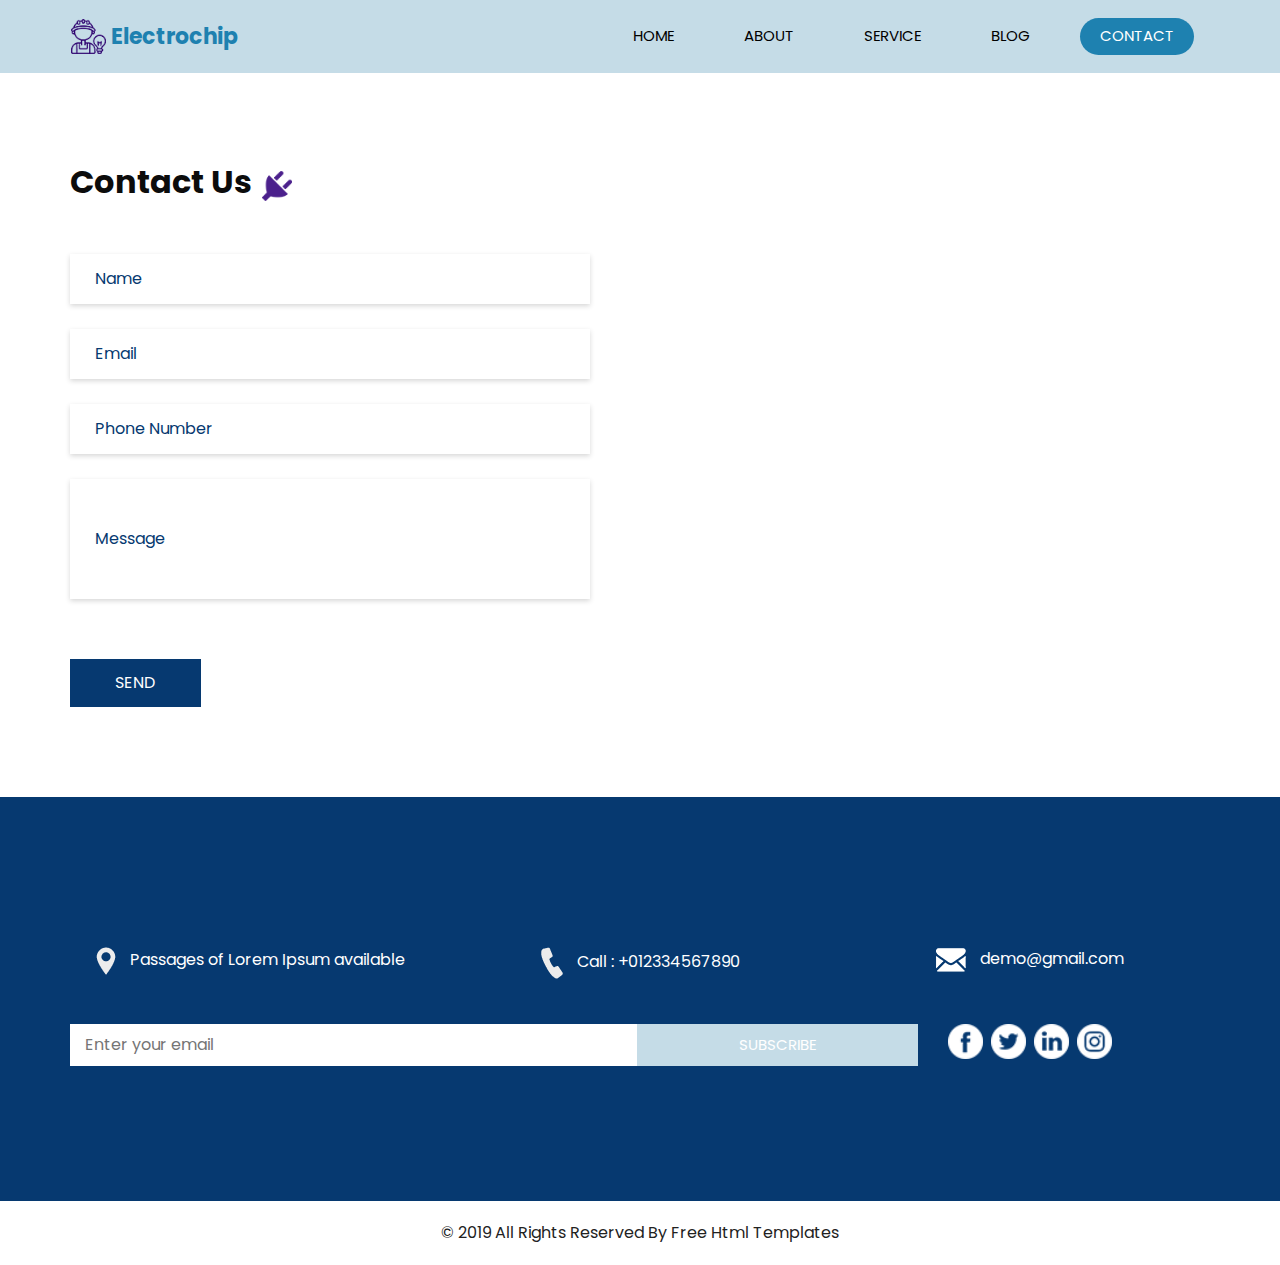
<file: contact.html>
<!DOCTYPE html>
<html>

<head>
  <!-- Basic -->
  <meta charset="utf-8" />
  <meta http-equiv="X-UA-Compatible" content="IE=edge" />
  <!-- Mobile Metas -->
  <meta name="viewport" content="width=device-width, initial-scale=1, shrink-to-fit=no" />
  <!-- Site Metas -->
  <meta name="keywords" content="" />
  <meta name="description" content="" />
  <meta name="author" content="" />

  <title>Electrochip</title>

  <!-- slider stylesheet -->
  <link rel="stylesheet" type="text/css" href="https://cdnjs.cloudflare.com/ajax/libs/OwlCarousel2/2.1.3/assets/owl.carousel.min.css" />

  <!-- bootstrap core css -->
  <link rel="stylesheet" type="text/css" href="css/bootstrap.css" />

  <!-- fonts style -->
  <link href="https://fonts.googleapis.com/css?family=Poppins:400,600,700&display=swap" rel="stylesheet">
  <!-- Custom styles for this template -->
  <link href="css/style.css" rel="stylesheet" />
  <!-- responsive style -->
  <link href="css/responsive.css" rel="stylesheet" />
</head>

<body class="sub_page">

  <div class="hero_area">
    <!-- header section strats -->
    <header class="header_section">
      <div class="container">
        <nav class="navbar navbar-expand-lg custom_nav-container ">
          <a class="navbar-brand" href="index.html">
            <img src="images/logo.png" alt="">
            <span>
              Electrochip
            </span>
          </a>
          <button class="navbar-toggler" type="button" data-toggle="collapse" data-target="#navbarSupportedContent" aria-controls="navbarSupportedContent" aria-expanded="false" aria-label="Toggle navigation">
            <span class="s-1"> </span>
            <span class="s-2"> </span>
            <span class="s-3"> </span>
          </button>

          <div class="collapse navbar-collapse" id="navbarSupportedContent">
            <div class="d-flex ml-auto flex-column flex-lg-row align-items-center">
              <ul class="navbar-nav  ">
                <li class="nav-item ">
                  <a class="nav-link" href="index.html">Home <span class="sr-only">(current)</span></a>
                </li>
                <li class="nav-item">
                  <a class="nav-link" href="about.html"> About</a>
                </li>
                <li class="nav-item">
                  <a class="nav-link" href="service.html"> Service </a>
                </li>
                <li class="nav-item">
                  <a class="nav-link" href="blog.html"> Blog </a>
                </li>
                <li class="nav-item active">
                  <a class="nav-link" href="contact.html">Contact </a>
                </li>
              </ul>
            </div>
          </div>
        </nav>
      </div>
    </header>
    <!-- end header section -->
  </div>


  <!-- contact section -->

  <section class="contact_section layout_padding">
    <div class="container ">
      <div class="heading_container">
        <h2>
          Contact Us
        </h2>
        <img src="images/plug.png" alt="">
      </div>
    </div>
    <div class="container">
      <div class="row">
        <div class="col-md-6">
          <form action="">
            <div>
              <input type="text" placeholder="Name" />
            </div>
            <div>
              <input type="email" placeholder="Email" />
            </div>
            <div>
              <input type="text" placeholder="Phone Number" />
            </div>
            <div>
              <input type="text" class="message-box" placeholder="Message" />
            </div>
            <div class="d-flex ">
              <button>
                SEND
              </button>
            </div>
          </form>
        </div>
        <div class="col-md-6">
          <div class="map_container">
            <div class="map-responsive">
              <iframe src="https://www.google.com/maps/embed/v1/place?key=AIzaSyA0s1a7phLN0iaD6-UE7m4qP-z21pH0eSc&q=Eiffel+Tower+Paris+France" width="600" height="300" frameborder="0" style="border:0; width: 100%; height:100%" allowfullscreen></iframe>
            </div>
          </div>
        </div>
      </div>
    </div>
  </section>

  <!-- end contact section -->


  <!-- info section -->

  <section class="info_section layout_padding">
    <div class="container">
      <div class="info_contact">
        <div class="row">
          <div class="col-md-4">
            <a href="">
              <img src="images/location-white.png" alt="">
              <span>
                Passages of Lorem Ipsum available
              </span>
            </a>
          </div>
          <div class="col-md-4">
            <a href="">
              <img src="images/telephone-white.png" alt="">
              <span>
                Call : +012334567890
              </span>
            </a>
          </div>
          <div class="col-md-4">
            <a href="">
              <img src="images/envelope-white.png" alt="">
              <span>
                demo@gmail.com
              </span>
            </a>
          </div>
        </div>
      </div>
      <div class="row">
        <div class="col-md-8 col-lg-9">
          <div class="info_form">
            <form action="">
              <input type="text" placeholder="Enter your email">
              <button>
                subscribe
              </button>
            </form>
          </div>
        </div>
        <div class="col-md-4 col-lg-3">
          <div class="info_social">
            <div>
              <a href="">
                <img src="images/fb.png" alt="">
              </a>
            </div>
            <div>
              <a href="">
                <img src="images/twitter.png" alt="">
              </a>
            </div>
            <div>
              <a href="">
                <img src="images/linkedin.png" alt="">
              </a>
            </div>
            <div>
              <a href="">
                <img src="images/instagram.png" alt="">
              </a>
            </div>
          </div>
        </div>
      </div>

    </div>
  </section>

  <!-- end info section -->

  <!-- footer section -->
  <footer class="container-fluid footer_section">
    <div class="container">
      <div class="row">
        <div class="col-lg-7 col-md-9 mx-auto">
          <p>
            &copy; 2019 All Rights Reserved By
            <a href="https://html.design/">Free Html Templates</a>
          </p>
        </div>
      </div>
    </div>
  </footer>
  <!-- footer section -->


  <script src="js/jquery-3.4.1.min.js"></script>
  <script src="js/bootstrap.js"></script>

</body>

</html>
</file>
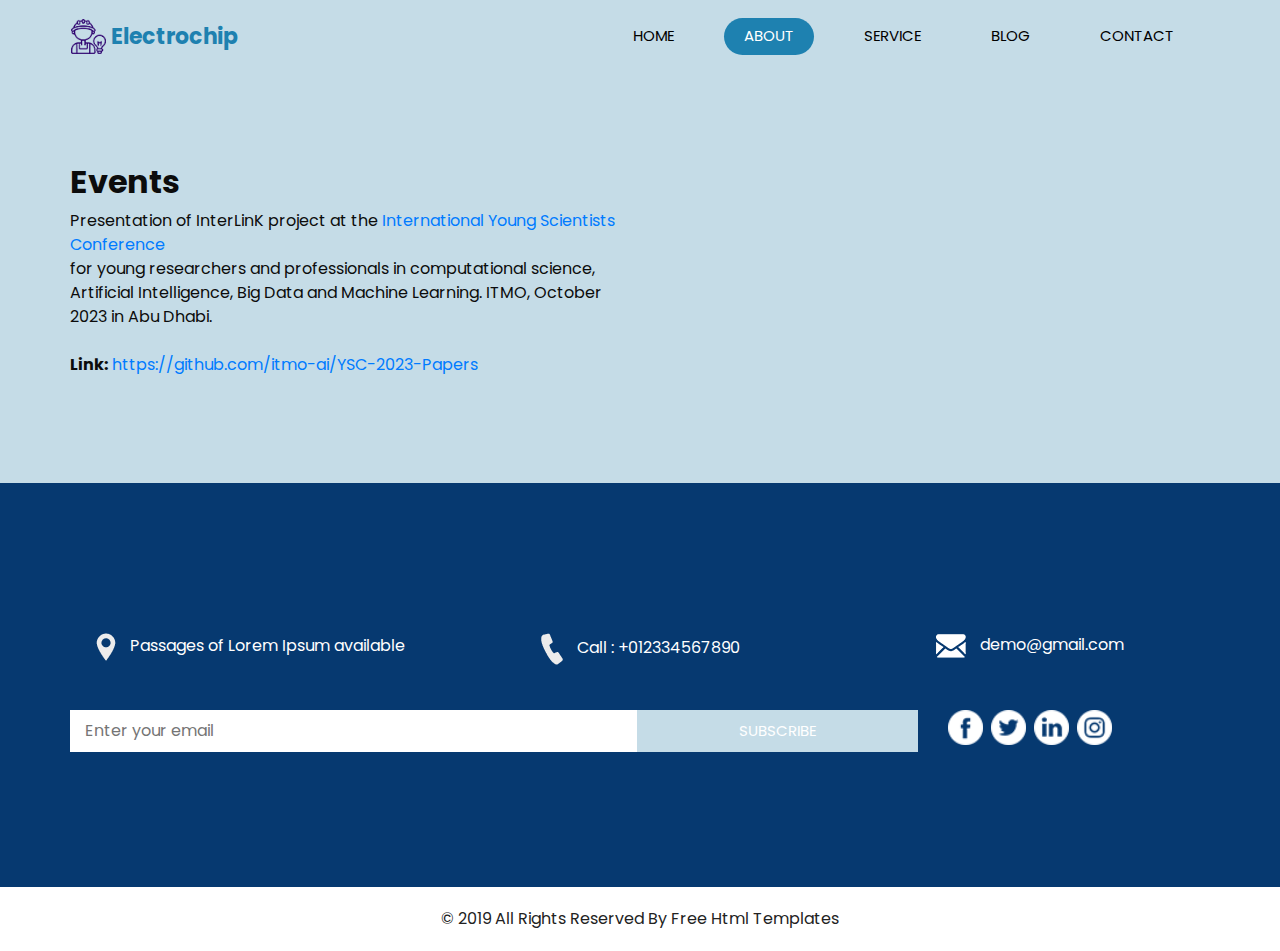
<file: events.html>
<!DOCTYPE html>
<html>

<head>
  <!-- Basic -->
  <meta charset="utf-8" />
  <meta http-equiv="X-UA-Compatible" content="IE=edge" />
  <!-- Mobile Metas -->
  <meta name="viewport" content="width=device-width, initial-scale=1, shrink-to-fit=no" />
  <!-- Site Metas -->
  <meta name="keywords" content="" />
  <meta name="description" content="" />
  <meta name="author" content="" />

  <title>Electrochip</title>

  <!-- slider stylesheet -->
  <link rel="stylesheet" type="text/css" href="https://cdnjs.cloudflare.com/ajax/libs/OwlCarousel2/2.1.3/assets/owl.carousel.min.css" />

  <!-- bootstrap core css -->
  <link rel="stylesheet" type="text/css" href="css/bootstrap.css" />

  <!-- fonts style -->
  <link href="https://fonts.googleapis.com/css?family=Poppins:400,600,700&display=swap" rel="stylesheet">
  <!-- Custom styles for this template -->
  <link href="css/style.css" rel="stylesheet" />
  <!-- responsive style -->
  <link href="css/responsive.css" rel="stylesheet" />
</head>

<body class="sub_page">

  <div class="hero_area">
    <!-- header section strats -->
    <header class="header_section">
      <div class="container">
        <nav class="navbar navbar-expand-lg custom_nav-container ">
          <a class="navbar-brand" href="index.html">
            <img src="images/logo.png" alt="">
            <span>
              Electrochip
            </span>
          </a>
          <button class="navbar-toggler" type="button" data-toggle="collapse" data-target="#navbarSupportedContent" aria-controls="navbarSupportedContent" aria-expanded="false" aria-label="Toggle navigation">
            <span class="s-1"> </span>
            <span class="s-2"> </span>
            <span class="s-3"> </span>
          </button>

          <div class="collapse navbar-collapse" id="navbarSupportedContent">
            <div class="d-flex ml-auto flex-column flex-lg-row align-items-center">
              <ul class="navbar-nav  ">
                <li class="nav-item ">
                  <a class="nav-link" href="index.html">Home <span class="sr-only">(current)</span></a>
                </li>
                <li class="nav-item active">
                  <a class="nav-link" href="about.html"> About</a>
                </li>
                <li class="nav-item">
                  <a class="nav-link" href="service.html"> Service </a>
                </li>
                <li class="nav-item">
                  <a class="nav-link" href="blog.html"> Blog </a>
                </li>
                <li class="nav-item">
                  <a class="nav-link" href="contact.html">Contact </a>
                </li>
              </ul>
            </div>
          </div>
        </nav>
      </div>
    </header>
    <!-- end header section -->
  </div>



  <!-- about section -->
  <section class="events_section layout_padding">
    <div class="container">
      <div class="row">
        <div class="col-md-6">
          <div class="detail-box">
            <div class="heading_container">
              <h2>
                Events
              </h2>
              
            </div>
            <p>
              Presentation of InterLinK project at the <a href="https://ysc.actcognitive.org/">International Young Scientists Conference </a> <br> for young researchers and professionals 
			in computational science, Artificial Intelligence, Big Data and Machine Learning. ITMO, October 2023 in Abu Dhabi. <br>
			<br>
			<b>Link:</b> <a href="https://github.com/itmo-ai/YSC-2023-Papers ">https://github.com/itmo-ai/YSC-2023-Papers  </a>
            </p>
            
          </div>
        </div>
        

      </div>
    </div>
  </section>
  <!-- end about section -->

  <!-- info section -->

  <section class="info_section layout_padding">
    <div class="container">
      <div class="info_contact">
        <div class="row">
          <div class="col-md-4">
            <a href="">
              <img src="images/location-white.png" alt="">
              <span>
                Passages of Lorem Ipsum available
              </span>
            </a>
          </div>
          <div class="col-md-4">
            <a href="">
              <img src="images/telephone-white.png" alt="">
              <span>
                Call : +012334567890
              </span>
            </a>
          </div>
          <div class="col-md-4">
            <a href="">
              <img src="images/envelope-white.png" alt="">
              <span>
                demo@gmail.com
              </span>
            </a>
          </div>
        </div>
      </div>
      <div class="row">
        <div class="col-md-8 col-lg-9">
          <div class="info_form">
            <form action="">
              <input type="text" placeholder="Enter your email">
              <button>
                subscribe
              </button>
            </form>
          </div>
        </div>
        <div class="col-md-4 col-lg-3">
          <div class="info_social">
            <div>
              <a href="">
                <img src="images/fb.png" alt="">
              </a>
            </div>
            <div>
              <a href="">
                <img src="images/twitter.png" alt="">
              </a>
            </div>
            <div>
              <a href="">
                <img src="images/linkedin.png" alt="">
              </a>
            </div>
            <div>
              <a href="">
                <img src="images/instagram.png" alt="">
              </a>
            </div>
          </div>
        </div>
      </div>

    </div>
  </section>

  <!-- end info section -->

  <!-- footer section -->
  <footer class="container-fluid footer_section">
    <div class="container">
      <div class="row">
        <div class="col-lg-7 col-md-9 mx-auto">
          <p>
            &copy; 2019 All Rights Reserved By
            <a href="https://html.design/">Free Html Templates</a>
          </p>
        </div>
      </div>
    </div>
  </footer>
  <!-- footer section -->


  <script src="js/jquery-3.4.1.min.js"></script>
  <script src="js/bootstrap.js"></script>

</body>

</html>
</file>
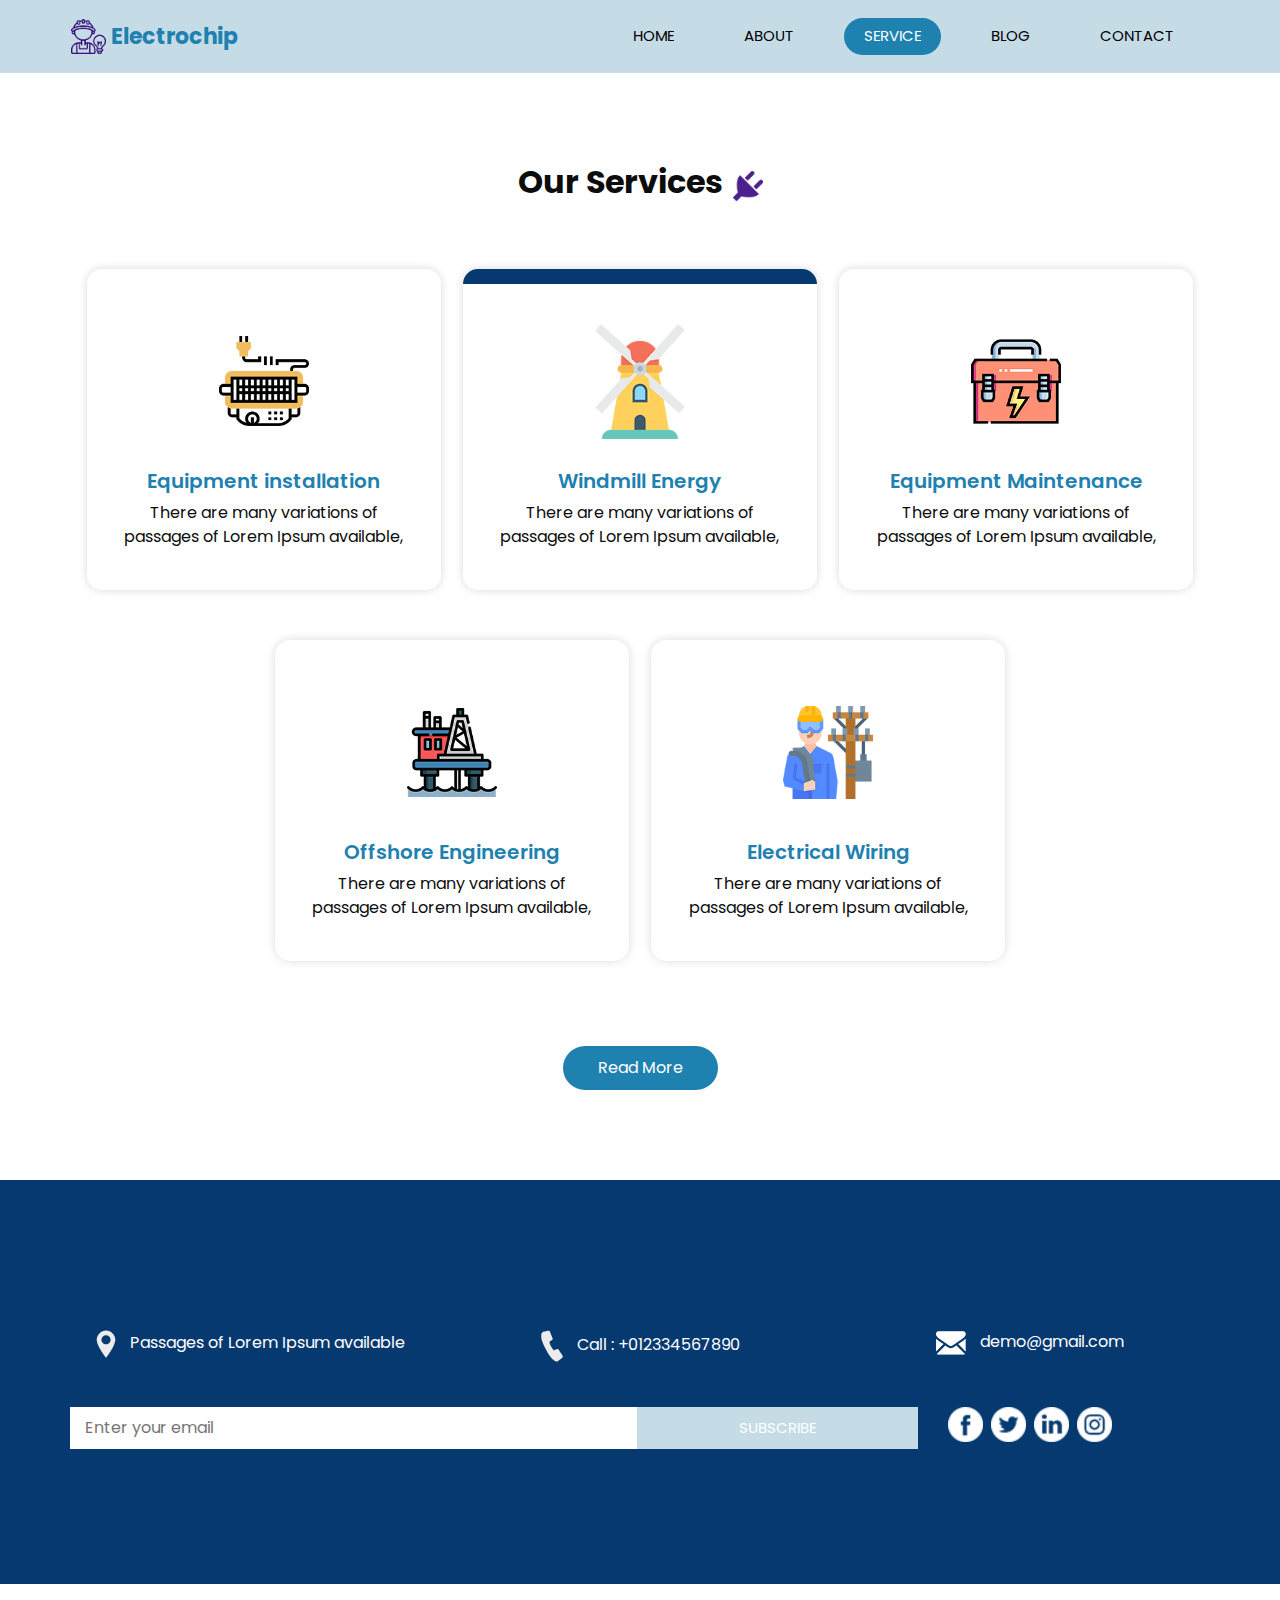
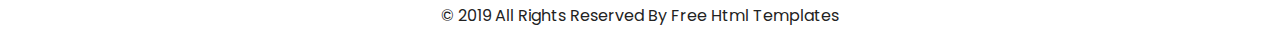
<file: service.html>
<!DOCTYPE html>
<html>

<head>
  <!-- Basic -->
  <meta charset="utf-8" />
  <meta http-equiv="X-UA-Compatible" content="IE=edge" />
  <!-- Mobile Metas -->
  <meta name="viewport" content="width=device-width, initial-scale=1, shrink-to-fit=no" />
  <!-- Site Metas -->
  <meta name="keywords" content="" />
  <meta name="description" content="" />
  <meta name="author" content="" />

  <title>Electrochip</title>

  <!-- slider stylesheet -->
  <link rel="stylesheet" type="text/css" href="https://cdnjs.cloudflare.com/ajax/libs/OwlCarousel2/2.1.3/assets/owl.carousel.min.css" />

  <!-- bootstrap core css -->
  <link rel="stylesheet" type="text/css" href="css/bootstrap.css" />

  <!-- fonts style -->
  <link href="https://fonts.googleapis.com/css?family=Poppins:400,600,700&display=swap" rel="stylesheet">
  <!-- Custom styles for this template -->
  <link href="css/style.css" rel="stylesheet" />
  <!-- responsive style -->
  <link href="css/responsive.css" rel="stylesheet" />
</head>

<body class="sub_page">

  <div class="hero_area">
    <!-- header section strats -->
    <header class="header_section">
      <div class="container">
        <nav class="navbar navbar-expand-lg custom_nav-container ">
          <a class="navbar-brand" href="index.html">
            <img src="images/logo.png" alt="">
            <span>
              Electrochip
            </span>
          </a>
          <button class="navbar-toggler" type="button" data-toggle="collapse" data-target="#navbarSupportedContent" aria-controls="navbarSupportedContent" aria-expanded="false" aria-label="Toggle navigation">
            <span class="s-1"> </span>
            <span class="s-2"> </span>
            <span class="s-3"> </span>
          </button>

          <div class="collapse navbar-collapse" id="navbarSupportedContent">
            <div class="d-flex ml-auto flex-column flex-lg-row align-items-center">
              <ul class="navbar-nav  ">
                <li class="nav-item ">
                  <a class="nav-link" href="index.html">Home <span class="sr-only">(current)</span></a>
                </li>
                <li class="nav-item">
                  <a class="nav-link" href="about.html"> About</a>
                </li>
                <li class="nav-item active">
                  <a class="nav-link" href="service.html"> Service </a>
                </li>
                <li class="nav-item">
                  <a class="nav-link" href="blog.html"> Blog </a>
                </li>
                <li class="nav-item">
                  <a class="nav-link" href="contact.html">Contact </a>
                </li>
              </ul>
            </div>
          </div>
        </nav>
      </div>
    </header>
    <!-- end header section -->
  </div>


  <!-- service section -->
  <section class="service_section layout_padding">
    <div class="container">
      <div class="heading_container">
        <h2>
          Our Services
        </h2>
        <img src="images/plug.png" alt="">
      </div>

      <div class="service_container">
        <div class="box">
          <div class="img-box">
            <img src="images/s1.png" class="img1" alt="">
          </div>
          <div class="detail-box">
            <h5>
              Equipment installation
            </h5>
            <p>
              There are many variations of passages of Lorem Ipsum available,
            </p>
          </div>
        </div>
        <div class="box active">
          <div class="img-box">
            <img src="images/s2.png" class="img1" alt="">
          </div>
          <div class="detail-box">
            <h5>
              Windmill Energy
            </h5>
            <p>
              There are many variations of passages of Lorem Ipsum available,
            </p>
          </div>
        </div>
        <div class="box">
          <div class="img-box">
            <img src="images/s3.png" class="img1" alt="">
          </div>
          <div class="detail-box">
            <h5>
              Equipment Maintenance
            </h5>
            <p>
              There are many variations of passages of Lorem Ipsum available,
            </p>
          </div>
        </div>
        <div class="box ">
          <div class="img-box">
            <img src="images/s4.png" class="img1" alt="">
          </div>
          <div class="detail-box">
            <h5>
              Offshore Engineering
            </h5>
            <p>
              There are many variations of passages of Lorem Ipsum available,
            </p>
          </div>
        </div>
        <div class="box">
          <div class="img-box">
            <img src="images/s5.png" class="img1" alt="">
          </div>
          <div class="detail-box">
            <h5>
              Electrical Wiring
            </h5>
            <p>
              There are many variations of passages of Lorem Ipsum available,
            </p>
          </div>
        </div>
      </div>
      <div class="btn-box">
        <a href="">
          Read More
        </a>
      </div>
    </div>
  </section>
  <!-- end service section -->


  <!-- info section -->

  <section class="info_section layout_padding">
    <div class="container">
      <div class="info_contact">
        <div class="row">
          <div class="col-md-4">
            <a href="">
              <img src="images/location-white.png" alt="">
              <span>
                Passages of Lorem Ipsum available
              </span>
            </a>
          </div>
          <div class="col-md-4">
            <a href="">
              <img src="images/telephone-white.png" alt="">
              <span>
                Call : +012334567890
              </span>
            </a>
          </div>
          <div class="col-md-4">
            <a href="">
              <img src="images/envelope-white.png" alt="">
              <span>
                demo@gmail.com
              </span>
            </a>
          </div>
        </div>
      </div>
      <div class="row">
        <div class="col-md-8 col-lg-9">
          <div class="info_form">
            <form action="">
              <input type="text" placeholder="Enter your email">
              <button>
                subscribe
              </button>
            </form>
          </div>
        </div>
        <div class="col-md-4 col-lg-3">
          <div class="info_social">
            <div>
              <a href="">
                <img src="images/fb.png" alt="">
              </a>
            </div>
            <div>
              <a href="">
                <img src="images/twitter.png" alt="">
              </a>
            </div>
            <div>
              <a href="">
                <img src="images/linkedin.png" alt="">
              </a>
            </div>
            <div>
              <a href="">
                <img src="images/instagram.png" alt="">
              </a>
            </div>
          </div>
        </div>
      </div>

    </div>
  </section>

  <!-- end info section -->

  <!-- footer section -->
  <footer class="container-fluid footer_section">
    <div class="container">
      <div class="row">
        <div class="col-lg-7 col-md-9 mx-auto">
          <p>
            &copy; 2019 All Rights Reserved By
            <a href="https://html.design/">Free Html Templates</a>
          </p>
        </div>
      </div>
    </div>
  </footer>
  <!-- footer section -->


  <script src="js/jquery-3.4.1.min.js"></script>
  <script src="js/bootstrap.js"></script>


</body>

</html>
</file>
<file: css/style.css>
body {
  font-family: "Poppins", sans-serif;
  color: #0c0c0c;
  background-color: #ffffff;
}

.layout_padding {
  padding-top: 90px;
  padding-bottom: 90px;
}

.layout_padding2 {
  padding-top: 45px;
  padding-bottom: 45px;
}

.layout_padding2-top {
  padding-top: 45px;
}

.layout_padding2-bottom {
  padding-bottom: 45px;
}

.layout_padding-top {
  padding-top: 90px;
}

.layout_padding-bottom {
  padding-bottom: 90px;
}

.heading_container {
  display: -webkit-box;
  display: -ms-flexbox;
  display: flex;
  -webkit-box-pack: start;
      -ms-flex-pack: start;
          justify-content: flex-start;
  -webkit-box-align: center;
      -ms-flex-align: center;
          align-items: center;
  text-align: center;
}

.heading_container h2 {
  position: relative;
  font-weight: bold;
  margin-right: 10px;
}

.heading_container img {
  width: 30px;
}

/*header section*/
.hero_area {
  height: 98vh;
  position: relative;
  display: -webkit-box;
  display: -ms-flexbox;
  display: flex;
  -webkit-box-orient: vertical;
  -webkit-box-direction: normal;
      -ms-flex-direction: column;
          flex-direction: column;
  background-color: #c5dce7;
}

.sub_page .hero_area {
  height: auto;
}

.header_section .container {
  padding: 0;
}

.header_section .nav_container {
  margin: 0 auto;
}

.custom_nav-container .navbar-nav .nav-item .nav-link {
  padding: 7px 20px;
  margin: 10px 15px;
  color: #000000;
  text-align: center;
  border-radius: 35px;
  text-transform: uppercase;
  font-size: 15px;
}

.custom_nav-container .navbar-nav .nav-item.active .nav-link, .custom_nav-container .navbar-nav .nav-item:hover .nav-link {
  background-color: #1e81b0;
  color: #ffffff;
}

a,
a:hover,
a:focus {
  text-decoration: none;
}

a:hover,
a:focus {
  color: initial;
}

.btn,
.btn:focus {
  outline: none !important;
  -webkit-box-shadow: none;
          box-shadow: none;
}

.custom_nav-container .nav_search-btn {
  background-image: url(../images/search-icon.png);
  background-size: 22px;
  background-repeat: no-repeat;
  background-position-y: 7px;
  width: 35px;
  height: 35px;
  padding: 0;
  border: none;
}

.navbar-brand {
  display: -webkit-box;
  display: -ms-flexbox;
  display: flex;
  -webkit-box-align: center;
      -ms-flex-align: center;
          align-items: center;
}

.navbar-brand img {
  margin-right: 5px;
  width: 35px;
}

.navbar-brand span {
  font-size: 22px;
  font-weight: 700;
  color: #1e81b0;
}

.custom_nav-container {
  z-index: 99999;
}

.navbar-expand-lg .navbar-collapse {
  -webkit-box-align: end;
      -ms-flex-align: end;
          align-items: flex-end;
}

.custom_nav-container .navbar-toggler {
  outline: none;
}

.custom_nav-container .navbar-toggler {
  padding: 0;
  width: 37px;
  height: 42px;
}

.custom_nav-container .navbar-toggler span {
  display: block;
  width: 35px;
  height: 4px;
  background-color: #c5dce7;
  margin: 7px 0;
  -webkit-transition: all .3s;
  transition: all .3s;
}

.custom_nav-container .navbar-toggler[aria-expanded="true"] .s-1 {
  -webkit-transform: rotate(45deg);
          transform: rotate(45deg);
  margin: 0;
  margin-bottom: -4px;
}

.custom_nav-container .navbar-toggler[aria-expanded="true"] .s-2 {
  display: none;
}

.custom_nav-container .navbar-toggler[aria-expanded="true"] .s-3 {
  -webkit-transform: rotate(-45deg);
          transform: rotate(-45deg);
  margin: 0;
  margin-top: -4px;
}

.custom_nav-container .navbar-toggler[aria-expanded="false"] .s-1,
.custom_nav-container .navbar-toggler[aria-expanded="false"] .s-2,
.custom_nav-container .navbar-toggler[aria-expanded="false"] .s-3 {
  -webkit-transform: none;
          transform: none;
}

/*end header section*/
/* slider section */
.slider_section {
  -webkit-box-flex: 1;
      -ms-flex: 1;
          flex: 1;
  display: -webkit-box;
  display: -ms-flexbox;
  display: flex;
  -webkit-box-align: center;
      -ms-flex-align: center;
          align-items: center;
  position: relative;
  z-index: 2;
  color: #873e23;
  padding-bottom: 90px;
}

.slider_section .row {
  -webkit-box-align: center;
      -ms-flex-align: center;
          align-items: center;
}

.slider_section .detail_box {
  color: #000000;
}

.slider_section .detail_box h1 {
  text-transform: uppercase;
  font-weight: bold;
}

.slider_section .detail_box p {
  margin-top: 20px;
}

.slider_section .detail_box a {
  display: inline-block;
  padding: 10px 40px;
  background-color: #1e81b0;
  color: #ffffff;
  border-radius: 35px;
  margin-top: 35px;
}

.slider_section .detail_box a:hover {
  background-color: #063970;
}

.slider_section .img_container {
  border: 7px solid #1e81b0;
  border-radius: 100%;
  overflow: hidden;
}

.slider_section .img_container div#carouselExampleContarols {
  width: 100%;
  position: unset;
}

.slider_section .img_container .img-box img {
  width: 100%;
}

.slider_section .carousel-control-prev,
.slider_section .carousel-control-next {
  top: initial;
  left: initial;
  bottom: 5%;
  right: 10%;
  width: 45px;
  height: 45px;
  border: none;
  border-radius: 100%;
  opacity: 1;
  background-repeat: no-repeat;
  background-size: 8px;
  background-position: center;
}

.slider_section .carousel-control-prev {
  background-image: url(../images/prev.png);
  background-color: #ffffff;
  -webkit-transform: translate(-85px, 30px);
          transform: translate(-85px, 30px);
}

.slider_section .carousel-control-next {
  background-image: url(../images/next.png);
  background-color: #1e81b0;
  -webkit-transform: translate(-45px, 0);
          transform: translate(-45px, 0);
}

.service_section {
  text-align: center;
}

.service_section .heading_container {
  -webkit-box-pack: center;
      -ms-flex-pack: center;
          justify-content: center;
}

.service_section .service_container {
  display: -webkit-box;
  display: -ms-flexbox;
  display: flex;
  -webkit-box-pack: center;
      -ms-flex-pack: center;
          justify-content: center;
  padding: 35px 0;
  -ms-flex-wrap: wrap;
      flex-wrap: wrap;
}

.service_section .service_container .box {
  margin: 25px 1%;
  -ms-flex-preferred-size: 31%;
      flex-basis: 31%;
  padding: 35px 25px 25px;
  border-radius: 15px;
  -webkit-box-shadow: 0 0 10px 0 rgba(0, 0, 0, 0.15);
          box-shadow: 0 0 10px 0 rgba(0, 0, 0, 0.15);
  border-top: 15px solid transparent;
  overflow: hidden;
  -webkit-transition: all .1s;
  transition: all .1s;
}

.service_section .service_container .box .img-box {
  display: -webkit-box;
  display: -ms-flexbox;
  display: flex;
  -webkit-box-pack: center;
      -ms-flex-pack: center;
          justify-content: center;
  -webkit-box-align: center;
      -ms-flex-align: center;
          align-items: center;
  height: 125px;
}

.service_section .service_container .box .img-box img {
  width: 90px;
}

.service_section .service_container .box .detail-box {
  margin-top: 25px;
}

.service_section .service_container .box .detail-box h5 {
  color: #1e81b0;
  font-weight: 600;
  position: relative;
}

.service_section .service_container .box:hover, .service_section .service_container .box.active {
  border-top: 15px solid #063970;
}

.service_section .btn-box {
  display: -webkit-box;
  display: -ms-flexbox;
  display: flex;
  -webkit-box-pack: center;
      -ms-flex-pack: center;
          justify-content: center;
  margin-top: 25px;
}

.service_section .btn-box a {
  display: inline-block;
  padding: 10px 35px;
  background-color: #1e81b0;
  color: #ffffff;
  border-radius: 35px;
}

.service_section .btn-box a:hover {
  background-color: #5625a1;
}

.about_section {
  background-color: #c5dce7;
}

.about_section .row {
  -webkit-box-align: center;
      -ms-flex-align: center;
          align-items: center;
}

.about_section .img_container {
  display: -webkit-box;
  display: -ms-flexbox;
  display: flex;
  -webkit-box-orient: vertical;
  -webkit-box-direction: normal;
      -ms-flex-direction: column;
          flex-direction: column;
}

.about_section .img_container .img-box {
  border: 5px solid #1e81b0;
  border-radius: 100%;
  overflow: hidden;
}

.about_section .img_container .img-box.b1 {
  width: 70%;
}

.about_section .img_container .img-box.b2 {
  width: 50%;
  margin-left: auto;
  margin-top: -12%;
}

.about_section .img_container .img-box img {
  width: 100%;
}

.about_section .detail-box {
  margin-right: 15%;
}

.about_section .detail-box p {
  margin-top: 25px;
}

.about_section .detail-box a {
  display: inline-block;
  padding: 10px 35px;
  background-color: #4b208c;
  color: #ffffff;
  border-radius: 5px;
  margin: 25px 0 45px 0;
}

.about_section .detail-box a:hover {
  background-color: #063970;
}









.blog_section .heading_container {
  -webkit-box-pack: center;
      -ms-flex-pack: center;
          justify-content: center;
}

.blog_section .heading_container h2::before {
  background-color: #ffffff;
}

.blog_section .box {
  margin-top: 55px;
  background-color: #ffffff;
  -webkit-box-shadow: 0 0 10px 0 rgba(0, 0, 0, 0.15);
          box-shadow: 0 0 10px 0 rgba(0, 0, 0, 0.15);
}

.blog_section .box .img-box {
  position: center;
}

.blog_section .box .img-box img {
  width: 100%;
}

.blog_section .box .detail-box {
  padding: 25px 25px 15px 15px;
}

.blog_section .box .detail-box h5 {
  font-weight: bold;
}






.events_section {
  background-color: #c5dce7;
}

.events_section .row {
  -webkit-box-align: center;
      -ms-flex-align: center;
          align-items: center;
}


.events_section .detail-box2 {
  margin-right: 15%;
}

.events_section .detail-box2 p {
  margin-top: 25px;
}

.events_section .detail-box2 a {
  display: inline-block;
  padding: 10px 35px;
  background-color: #4b208c;
  color: #ffffff;
  border-radius: 5px;
  margin: 0px 0 0px 0;
}

.events_section .detail-box2 a:hover {
  background-color: #063970;
}



.contact_section {
  position: relative;
}

.contact_section form {
  margin-top: 45px;
  padding-right: 35px;
}

.contact_section input {
  width: 100%;
  border: none;
  height: 50px;
  margin-bottom: 25px;
  padding-left: 25px;
  background-color: transparent;
  outline: none;
  color: #101010;
  -webkit-box-shadow: 0px 2px 5px 0px rgba(0, 0, 0, 0.16);
  box-shadow: 0px 2px 5px 0px rgba(0, 0, 0, 0.16);
}

.contact_section input::-webkit-input-placeholder {
  color: #063970;
}

.contact_section input:-ms-input-placeholder {
  color: #063970;
}

.contact_section input::-ms-input-placeholder {
  color: #063970;
}

.contact_section input::placeholder {
  color: #063970;
}

.contact_section input.message-box {
  height: 120px;
}

.contact_section button {
  border: none;
  display: inline-block;
  padding: 12px 45px;
  background-color: #063970;
  color: #ffffff;
  border-radius: 0px;
  margin-top: 35px;
}

.contact_section button:hover {
  background-color: #063970;
}

.contact_section .map_container {
  height: 100%;
  min-height: 325px;
}

.contact_section .map_container .map-responsive {
  height: 100%;
}

.footer_bg {
  background-image: url(../images/footer-bg.png);
  background-size: cover;
  background-position: top;
}

/* info section */
.info_section {
  background-color: #063970;
  color: #ffffff;
}

.info_section h6 {
  font-weight: bold;
}

.info_section .info_contact {
  margin-top: 60px;
  margin-bottom: 45px;
}

.info_section .info_contact .col-md-4 {
  display: -webkit-box;
  display: -ms-flexbox;
  display: flex;
  -webkit-box-pack: center;
      -ms-flex-pack: center;
          justify-content: center;
}

.info_section .info_contact a {
  color: #ffffff;
}

.info_section .info_contact img {
  max-width: 100%;
  margin-right: 10px;
}

.info_section .info_form {
  margin: 0 auto;
  margin-bottom: 45px;
}

.info_section .info_form h4 {
  text-transform: uppercase;
  text-align: center;
  margin-bottom: 20px;
}

.info_section .info_form form {
  display: -webkit-box;
  display: -ms-flexbox;
  display: flex;
  -webkit-box-align: center;
      -ms-flex-align: center;
          align-items: center;
}

.info_section .info_form form input {
  background-color: #ffffff;
  border: none;
  -webkit-box-flex: 2.5;
      -ms-flex: 2.5;
          flex: 2.5;
  outline: none;
  color: #000000;
  min-height: 42.4px;
  padding-left: 15px;
}

.info_section .info_form form input ::-webkit-input-placeholder {
  color: #ffffff;
  opacity: 0.2;
}

.info_section .info_form form input :-ms-input-placeholder {
  color: #ffffff;
  opacity: 0.2;
}

.info_section .info_form form input ::-ms-input-placeholder {
  color: #ffffff;
  opacity: 0.2;
}

.info_section .info_form form input ::placeholder {
  color: #ffffff;
  opacity: 0.2;
}

.info_section .info_form form button {
  -webkit-box-flex: 1;
      -ms-flex: 1;
          flex: 1;
  border: none;
  display: inline-block;
  padding: 10px 30px;
  background-color: #c5dce7;
  color: #ffffff;
  border-radius: 0;
  font-size: 15px;
  text-transform: uppercase;
}

.info_section .info_form form button:hover {
  background-color: #063970;
}

.info_section .box {
  display: -webkit-box;
  display: -ms-flexbox;
  display: flex;
}

.info_section .info_social {
  display: -webkit-box;
  display: -ms-flexbox;
  display: flex;
}

.info_section .info_social img { 
  width: 35px;
  margin-right: 8px;
}

/* end info section */
/* footer section*/
.footer_section {
  display: -webkit-box;
  display: -ms-flexbox;
  display: flex;
  -webkit-box-pack: center;
      -ms-flex-pack: center;
          justify-content: center;
  position: relative;
}

.footer_section p {
  color: #222222;
  margin: 0 auto;
  text-align: center;
  padding: 20px;
}

.footer_section p a {
  color: #222222;
}
/*# sourceMappingURL=style.css.map */
</file>
<file: css/responsive.css>
@media (max-width: 1120px) {}

@media (max-width: 992px) {

  .hero_area {
    height: auto;
  }

  .header_section {
    padding-top: 10px;
  }

  #navbarSupportedContent {
    margin-top: 25px;
  }

  .slider_section {

    padding-top: 75px;
    padding-bottom: 150px;

  }

  .about_section .img-box {
    margin: 0 5%;
  }

  .about_section .detail-box {
    margin-right: 5%;
  }

  .service_section .service_container .box {
    -ms-flex-preferred-size: 48%;
    flex-basis: 48%;
  }

  .about_section .img_container .img-box.b2 {
    margin-top: -5%;
  }

}

@media (max-width: 768px) {


  .slider_section .detail_box {
    text-align: center;
  }

  .slider_section .img_content {
    margin-top: 55px;
  }

  .contact_section .map_container {
    margin-top: 45px;
  }

  .info_section .info_contact a {
    margin-bottom: 15px;
  }

  .info_section .info_social {
    justify-content: center;
  }

  .service_section .service_container .box {
    flex-basis: 98%;
  }

  .contact_section form {
    padding-right: 0;
  }

  .info_section .info_contact a {
    text-align: center;
  }
}

@media (max-width: 576px) {
  .about_section .img_container .img-box.b1 {
    width: 80%;
  }

  .about_section .img_container .img-box.b2 {
    width: 55%;
  }

  .info_section .info_form form {
    flex-direction: column;
  }

  .info_section .info_form form input {
    width: 100%;
  }

  .info_section .info_form form button {
    margin-top: 15px;
    padding: 10px 40px;
  }
}

@media (max-width: 480px) {}

@media (max-width: 420px) {

  .slider_section .carousel-control-prev,
  .slider_section .carousel-control-next {
    right: 0;
  }
}

@media (max-width: 360px) {}

@media (min-width: 1200px) {
  .container {
    max-width: 1170px;
  }
}
</file>
